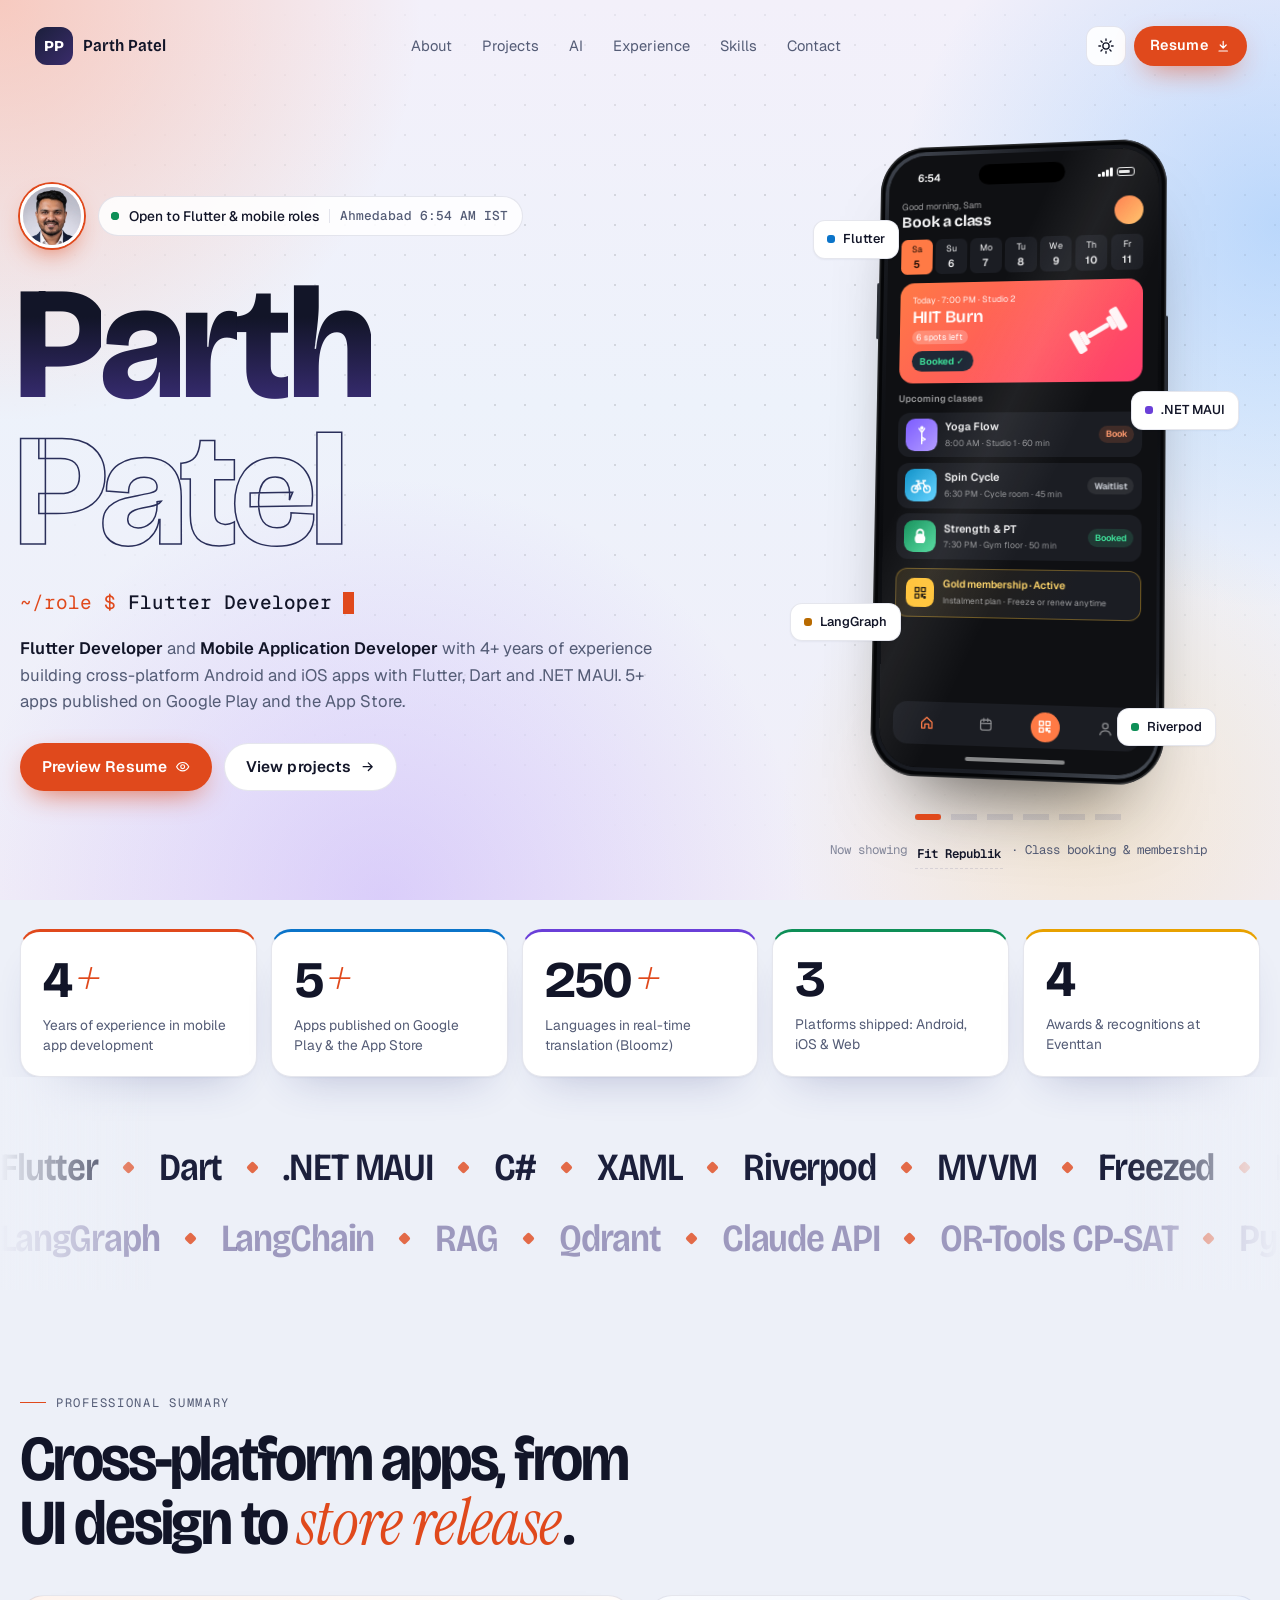
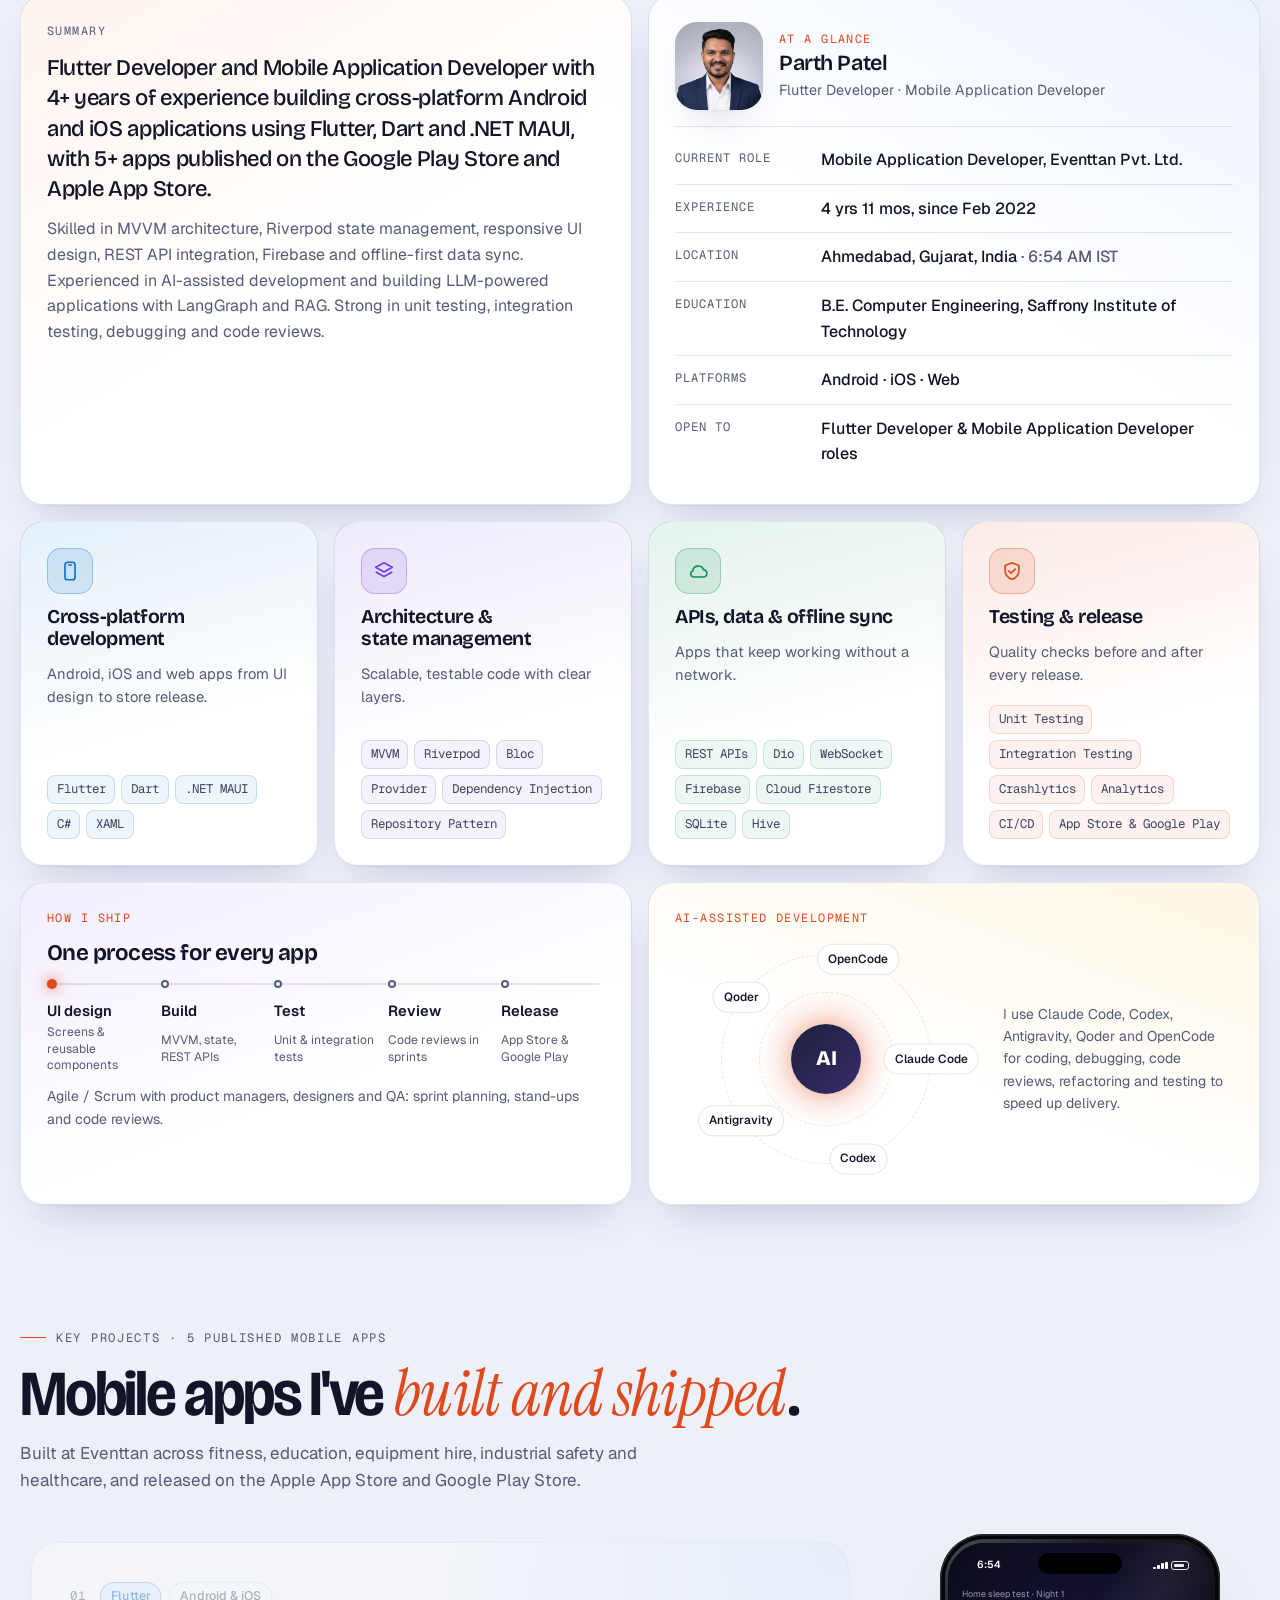
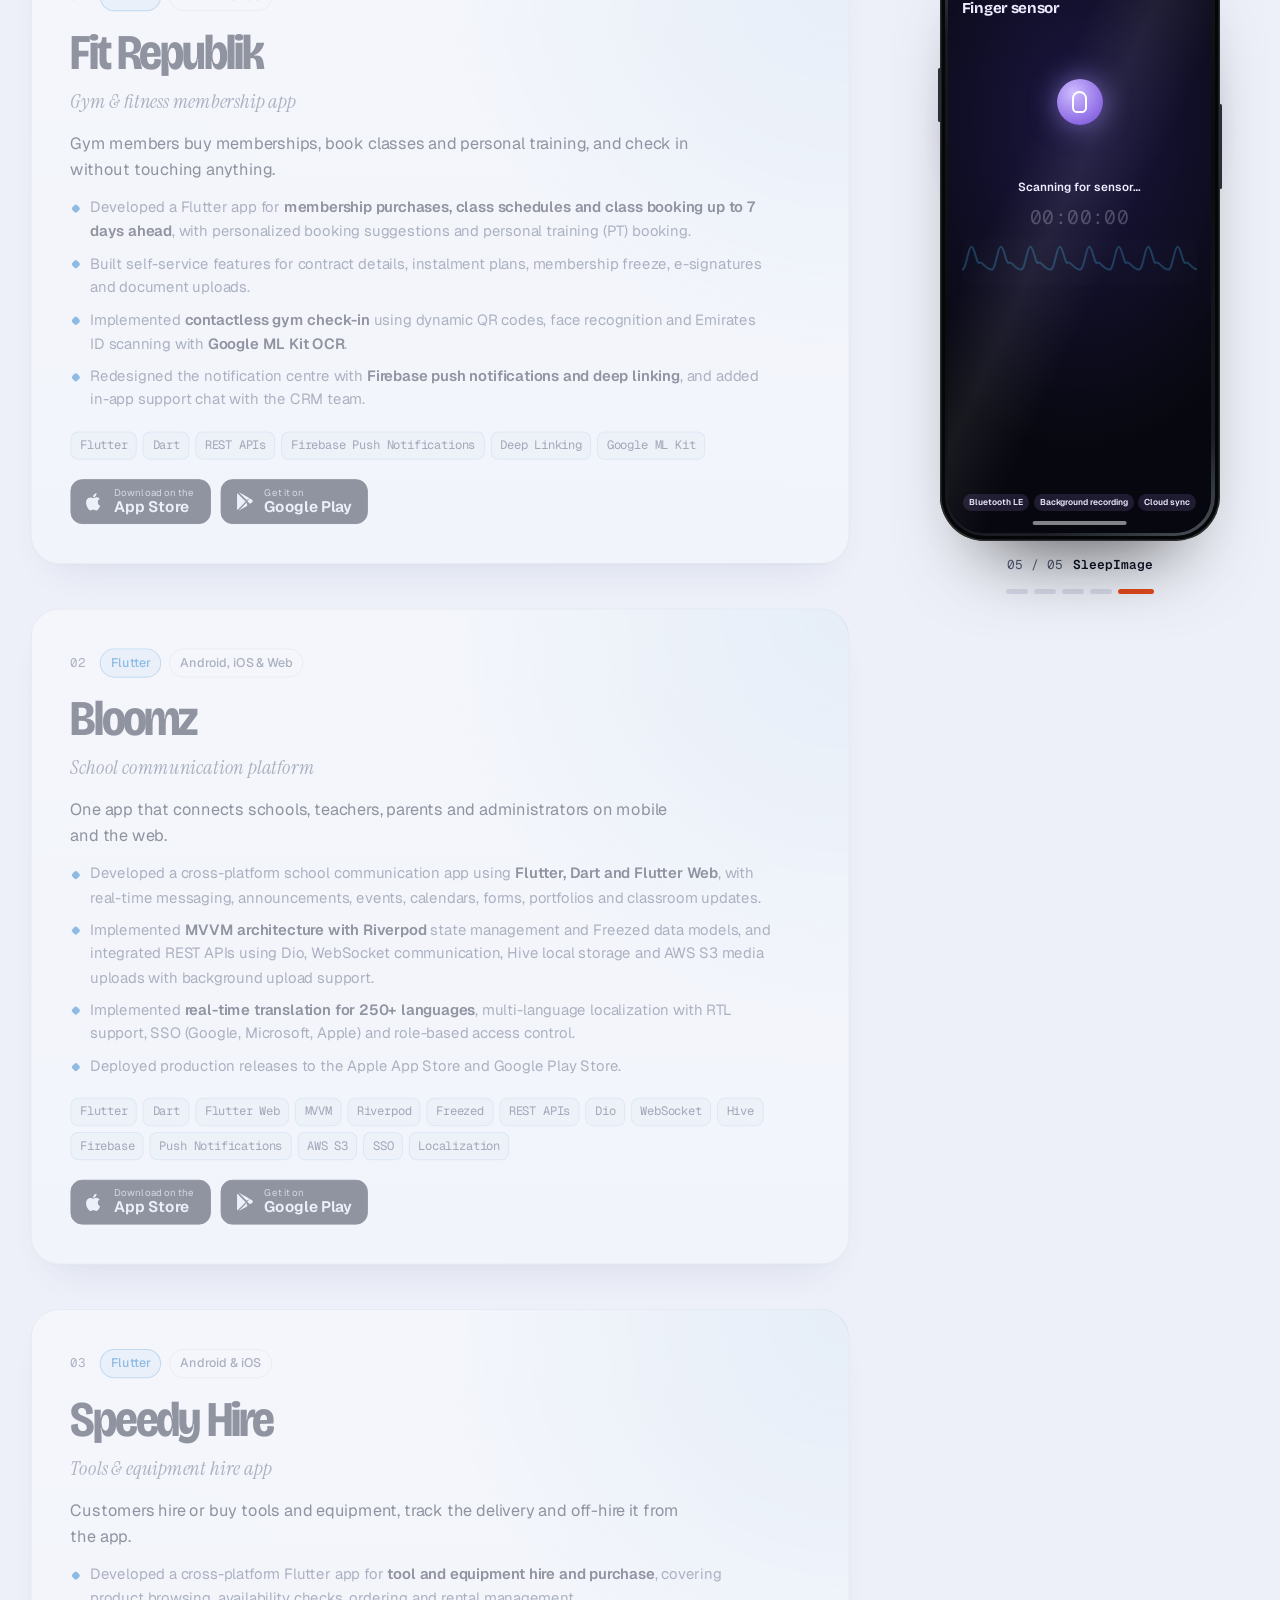
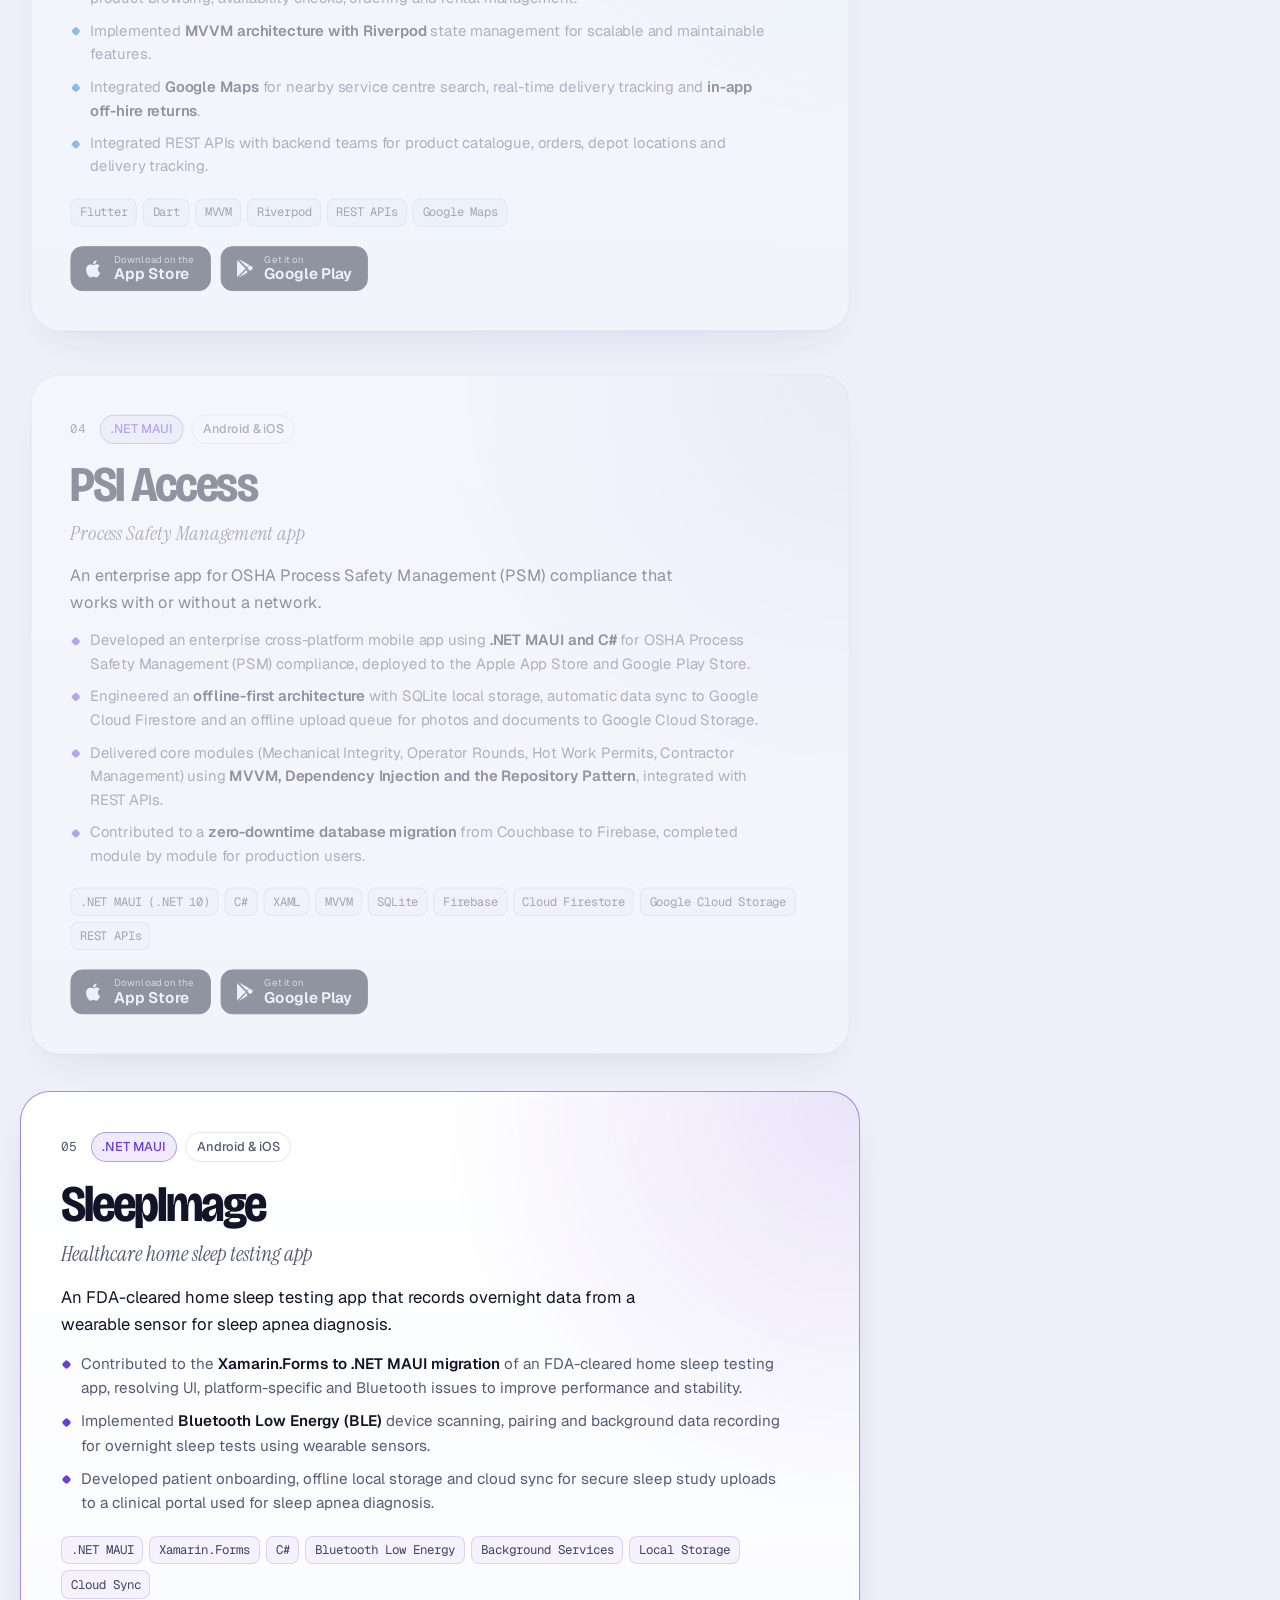
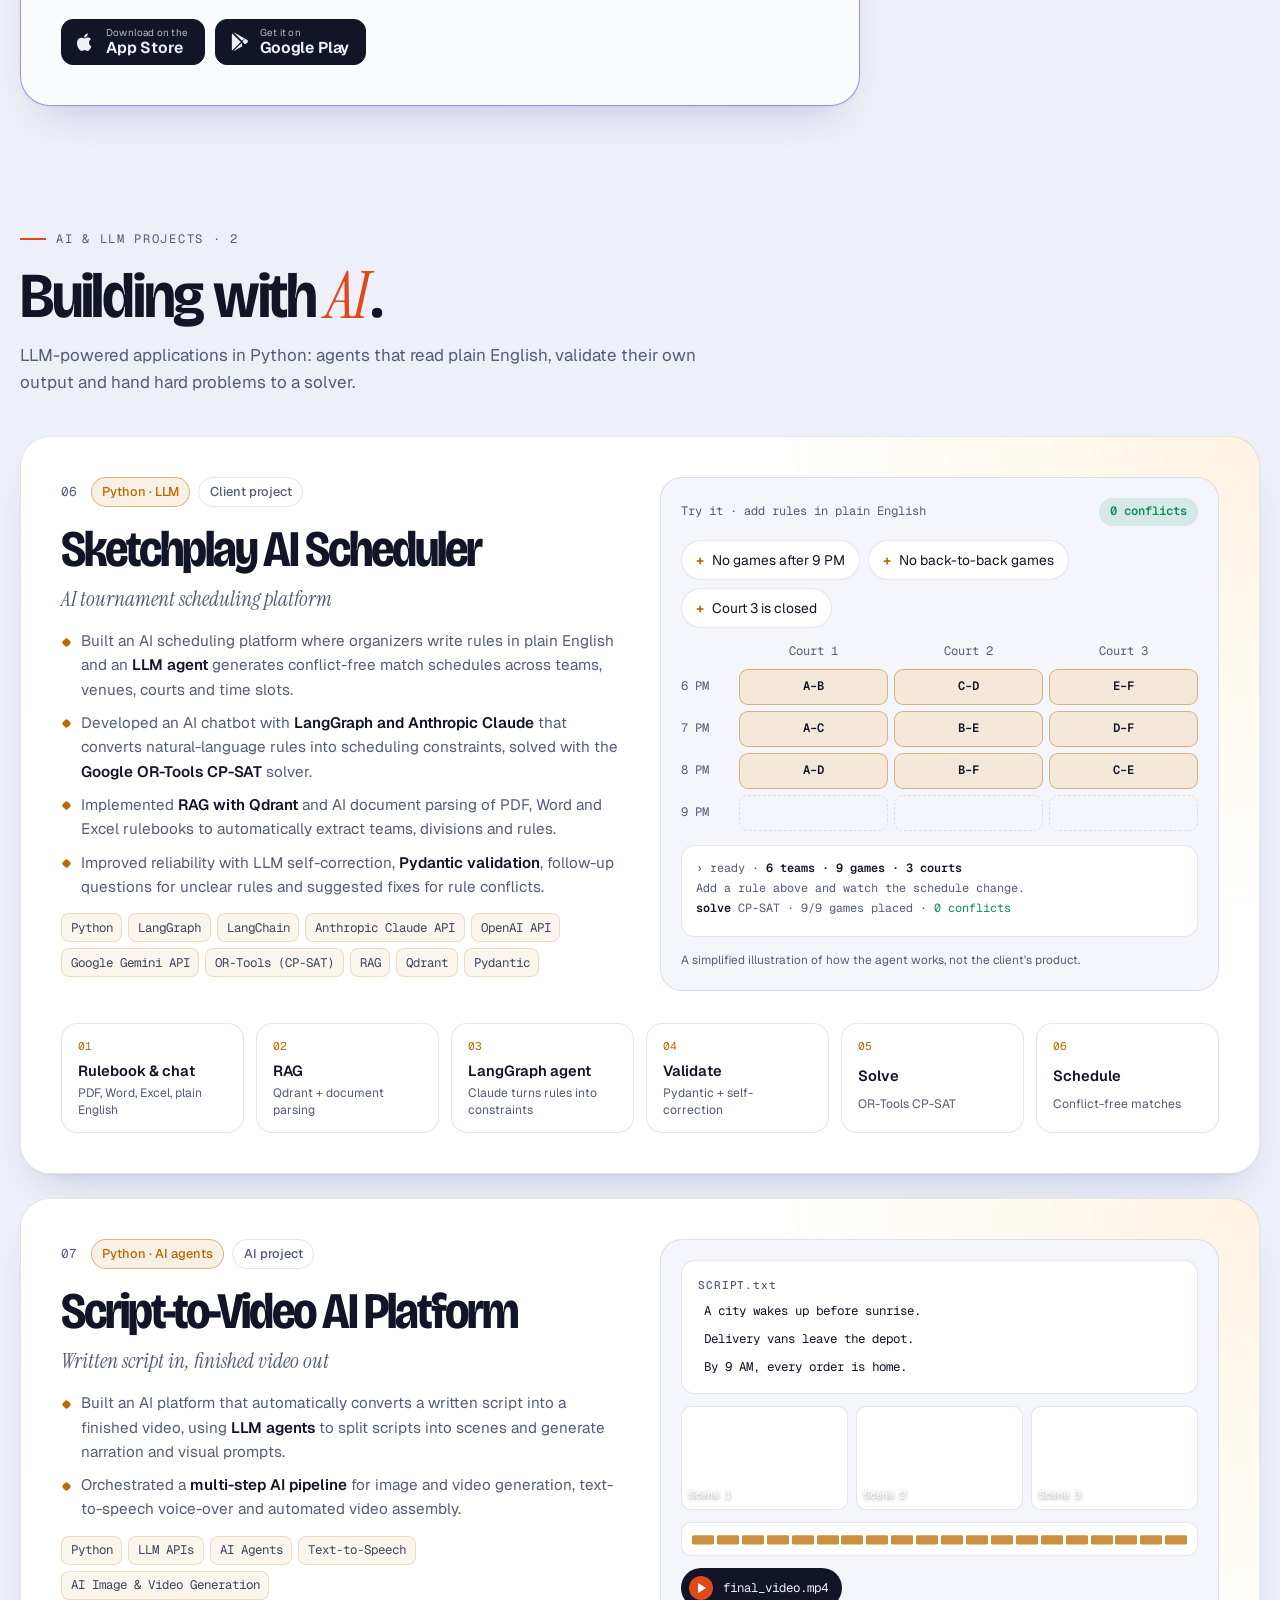
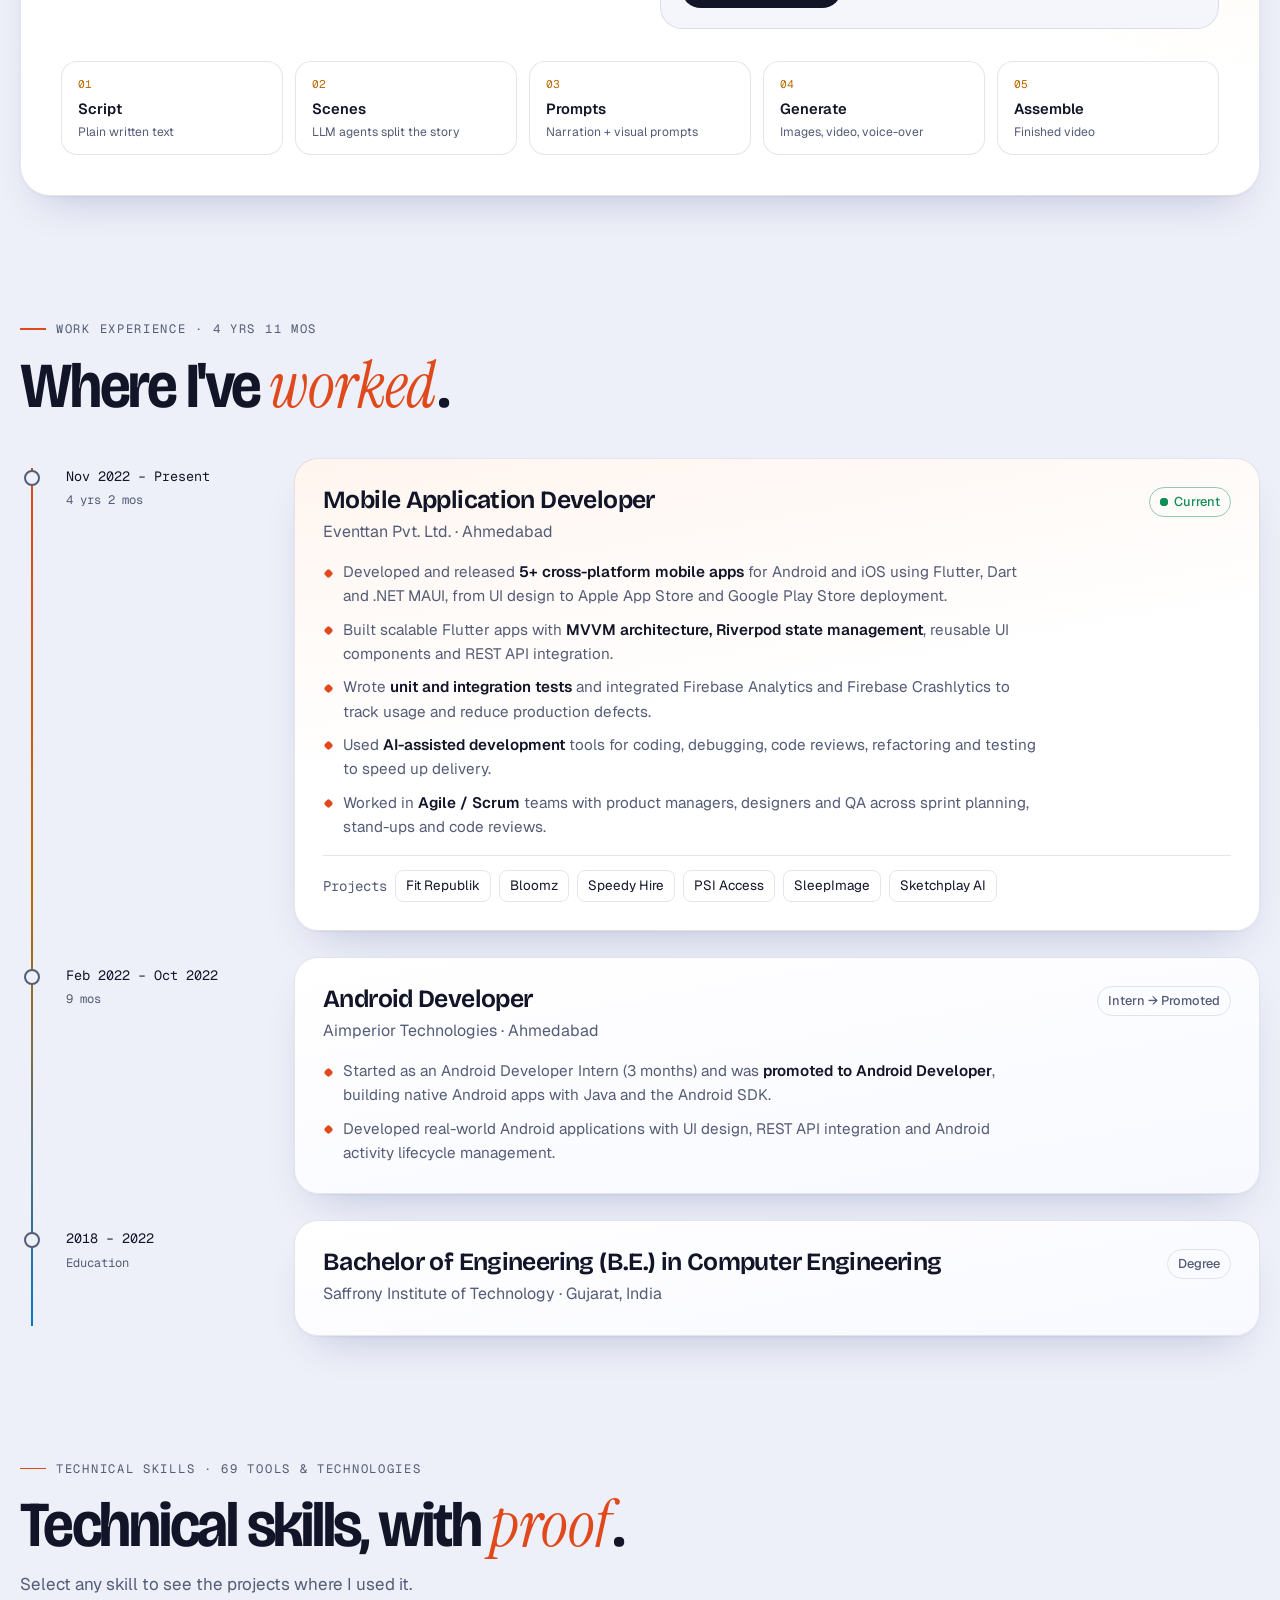
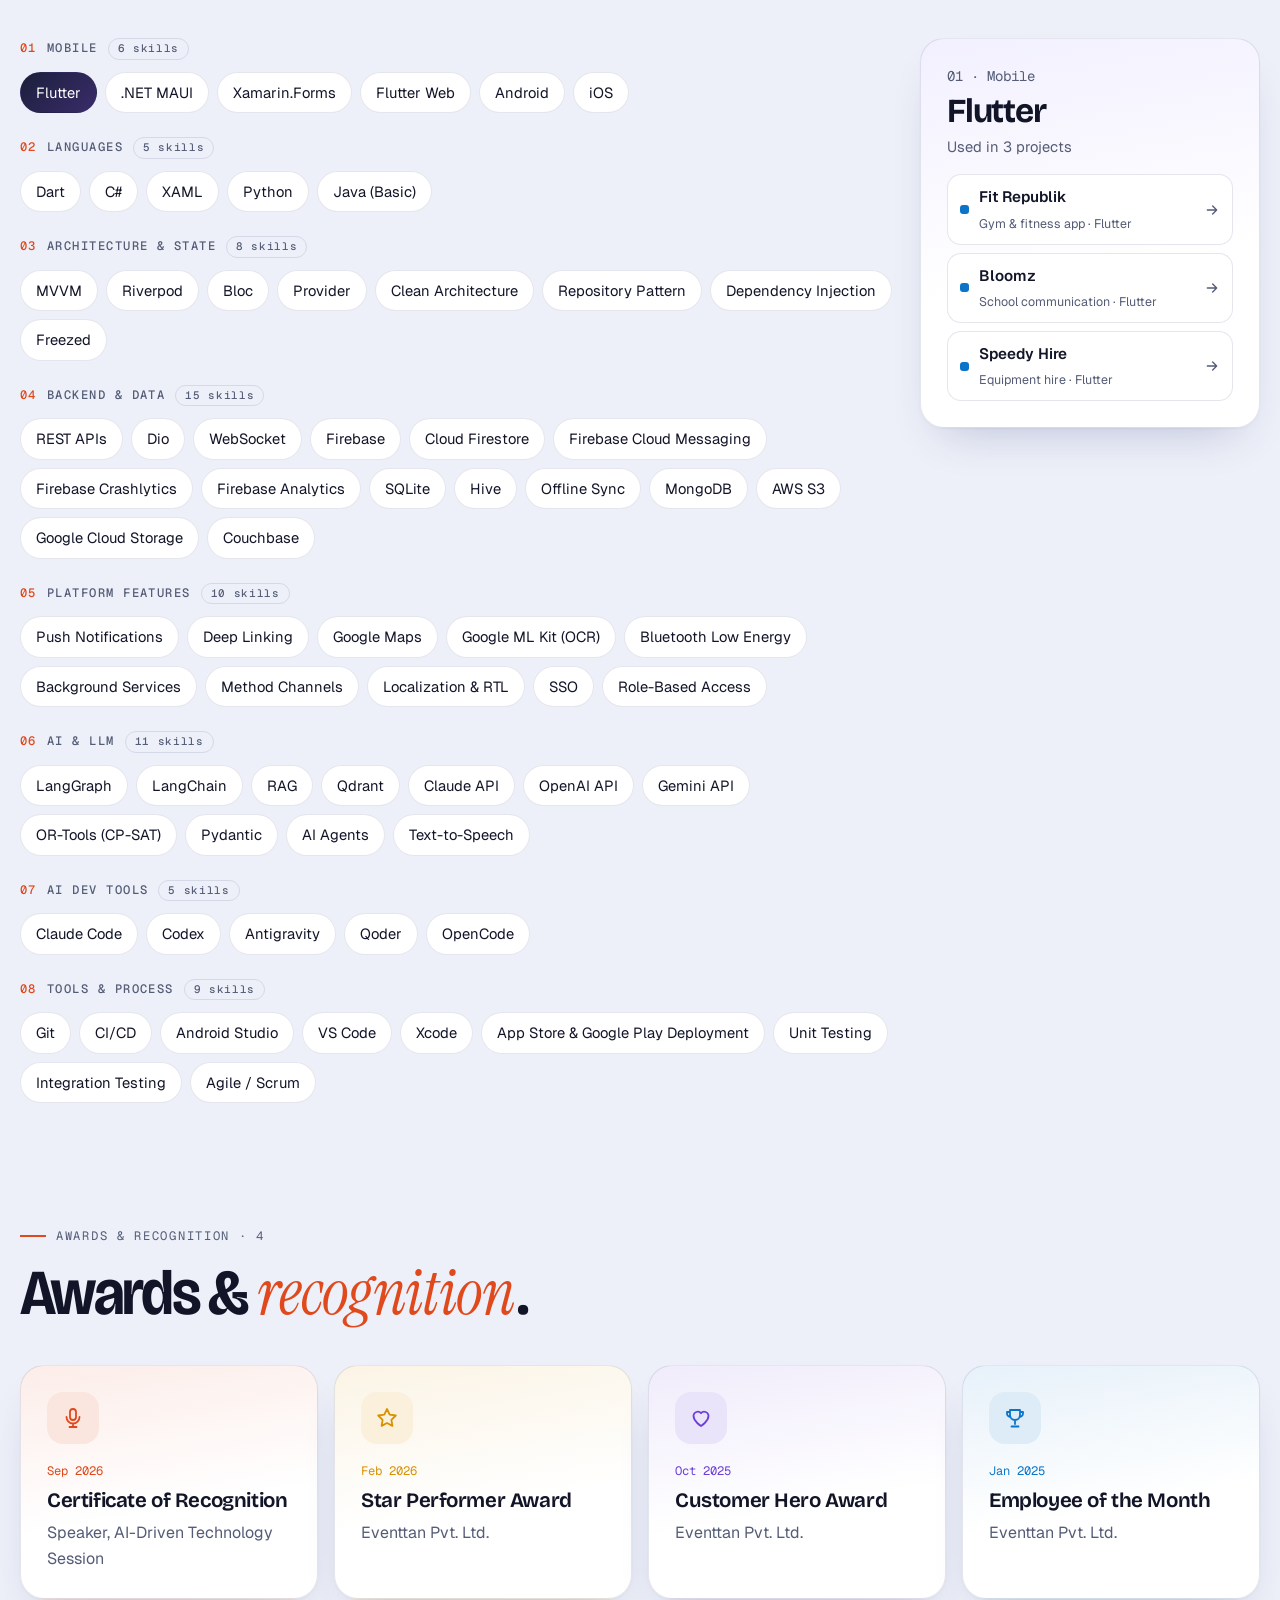
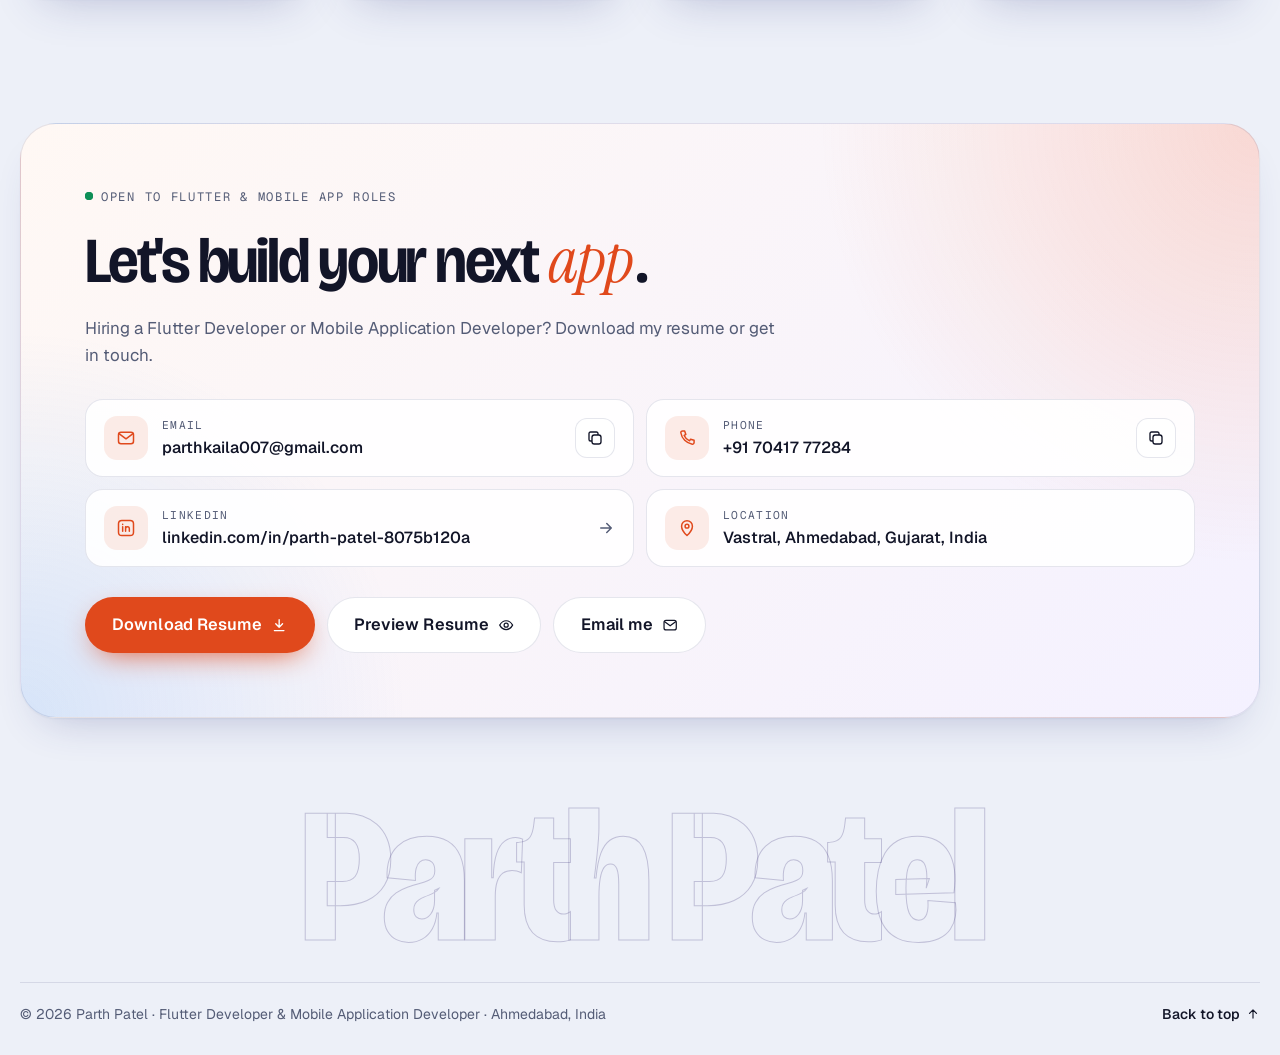
<file: index.html>
<!DOCTYPE html>
<html lang="en">
<head>
<meta charset="utf-8">
<meta name="viewport" content="width=device-width, initial-scale=1">
<title>Parth Patel Portfolio</title>
<meta name="description" content="Parth Patel – Flutter Developer and Mobile Application Developer in Ahmedabad, India. 4+ years building cross-platform Android, iOS and web apps with Flutter, Dart and .NET MAUI. 5+ apps published on Google Play and the App Store. MVVM, Riverpod, REST APIs, Firebase, offline-first sync, LangGraph and RAG.">
<meta name="keywords" content="Flutter Developer, Mobile Application Developer, Flutter, Dart, .NET MAUI, C#, Android, iOS, Cross-platform, MVVM, Riverpod, Bloc, REST API, Firebase, SQLite, Offline Sync, CI/CD, App Store, Google Play, LangGraph, RAG, Ahmedabad">
<meta name="author" content="Parth Patel">
<meta name="theme-color" content="#06080C">
<meta property="og:type" content="profile">
<meta property="og:title" content="Parth Patel · Flutter Developer &amp; Mobile Application Developer">
<meta property="og:description" content="4+ years building cross-platform Android and iOS apps with Flutter and .NET MAUI. 5+ apps live on Google Play and the App Store.">
<meta property="og:image" content="https://parthu11.github.io/assets/og-image.jpg">
<meta property="og:url" content="https://parthu11.github.io/">
<link rel="canonical" href="https://parthu11.github.io/">
<meta property="og:image:width" content="1200">
<meta property="og:image:height" content="630">
<meta name="twitter:card" content="summary_large_image">
<link rel="icon" href="data:image/svg+xml,%3Csvg xmlns='http://www.w3.org/2000/svg' viewBox='0 0 64 64'%3E%3Crect width='64' height='64' rx='18' fill='%2306080C'/%3E%3Ctext x='32' y='43' text-anchor='middle' font-family='Arial,Helvetica,sans-serif' font-weight='800' font-size='28' fill='%23FF6B3D'%3EPP%3C/text%3E%3C/svg%3E">
<link rel="preconnect" href="https://fonts.googleapis.com">
<link rel="preconnect" href="https://fonts.gstatic.com" crossorigin>
<link rel="stylesheet" href="https://fonts.googleapis.com/css2?family=Bricolage+Grotesque:opsz,wdth,wght@12..96,75..100,200..800&amp;family=Geist:wght@300..700&amp;family=Geist+Mono:wght@400..600&amp;family=Instrument+Serif:ital@0;1&amp;display=swap">
<link rel="stylesheet" href="assets/style.css">
<script type="application/ld+json">
{
  "@context": "https://schema.org",
  "@type": "Person",
  "name": "Parth Patel",
  "image": "https://parthu11.github.io/assets/photo/parth.jpg",
  "url": "https://parthu11.github.io/",
  "jobTitle": "Mobile Application Developer",
  "description": "Flutter Developer and Mobile Application Developer with 4+ years of experience building cross-platform Android and iOS applications.",
  "worksFor": { "@type": "Organization", "name": "Eventtan Pvt. Ltd." },
  "alumniOf": { "@type": "CollegeOrUniversity", "name": "Saffrony Institute of Technology" },
  "address": { "@type": "PostalAddress", "addressLocality": "Ahmedabad", "addressRegion": "Gujarat", "addressCountry": "IN" },
  "email": "mailto:parthkaila007@gmail.com",
  "telephone": "+917041777284",
  "sameAs": ["https://www.linkedin.com/in/parth-patel-8075b120a/"],
  "knowsAbout": ["Flutter", "Dart", ".NET MAUI", "C#", "XAML", "Android", "iOS", "MVVM", "Riverpod", "Bloc", "Provider", "Dependency Injection", "REST APIs", "Dio", "WebSocket", "Firebase", "Cloud Firestore", "SQLite", "Hive", "Offline Sync", "Unit Testing", "Integration Testing", "CI/CD", "LangGraph", "LangChain", "RAG", "Python"]
}
</script>
<script>(function(){try{var t=localStorage.getItem("pp-theme");if(t==="dark"||t==="light")document.documentElement.setAttribute("data-theme",t);}catch(e){}})();</script>
</head>
<body>
<svg width="0" height="0" style="position:absolute" aria-hidden="true">
  <symbol id="i-arrow" viewBox="0 0 24 24"><path d="M5 12h14M13 6l6 6-6 6" fill="none" stroke="currentColor" stroke-width="2" stroke-linecap="round" stroke-linejoin="round"/></symbol>
  <symbol id="i-arrow-up" viewBox="0 0 24 24"><path d="M12 19V5M6 11l6-6 6 6" fill="none" stroke="currentColor" stroke-width="2" stroke-linecap="round" stroke-linejoin="round"/></symbol>
  <symbol id="i-download" viewBox="0 0 24 24"><path d="M12 4v11M7 10l5 5 5-5M5 20h14" fill="none" stroke="currentColor" stroke-width="2" stroke-linecap="round" stroke-linejoin="round"/></symbol>
  <symbol id="i-eye" viewBox="0 0 24 24"><path d="M2.5 12S6 5.5 12 5.5 21.5 12 21.5 12 18 18.5 12 18.5 2.5 12 2.5 12Z" fill="none" stroke="currentColor" stroke-width="1.8" stroke-linejoin="round"/><circle cx="12" cy="12" r="3" fill="none" stroke="currentColor" stroke-width="1.8"/></symbol>
  <symbol id="i-doc" viewBox="0 0 24 24"><path d="M6 3h8l4 4v14H6z" fill="none" stroke="currentColor" stroke-width="1.8" stroke-linejoin="round"/><path d="M14 3v4h4M9 12h6M9 16h6" fill="none" stroke="currentColor" stroke-width="1.8" stroke-linecap="round"/></symbol>
  <symbol id="i-mail" viewBox="0 0 24 24"><rect x="3" y="5" width="18" height="14" rx="3" fill="none" stroke="currentColor" stroke-width="1.8"/><path d="m4 7 8 6 8-6" fill="none" stroke="currentColor" stroke-width="1.8" stroke-linecap="round" stroke-linejoin="round"/></symbol>
  <symbol id="i-phone" viewBox="0 0 24 24"><path d="M6.6 3.5h2.6l1.4 4.2-2 1.3a12 12 0 0 0 6.4 6.4l1.3-2 4.2 1.4v2.6a2 2 0 0 1-2.2 2A16.6 16.6 0 0 1 4.6 5.7a2 2 0 0 1 2-2.2Z" fill="none" stroke="currentColor" stroke-width="1.8" stroke-linejoin="round"/></symbol>
  <symbol id="i-linkedin" viewBox="0 0 24 24"><rect x="3" y="3" width="18" height="18" rx="4" fill="none" stroke="currentColor" stroke-width="1.8"/><path d="M8 10.5V16M8 7.6v.1M11.5 16v-5.5M11.5 13c0-1.6 1-2.6 2.4-2.6s2.1.9 2.1 2.6V16" fill="none" stroke="currentColor" stroke-width="1.8" stroke-linecap="round"/></symbol>
  <symbol id="i-pin" viewBox="0 0 24 24"><path d="M12 21s-6.5-6-6.5-11.2a6.5 6.5 0 0 1 13 0C18.5 15 12 21 12 21Z" fill="none" stroke="currentColor" stroke-width="1.8" stroke-linejoin="round"/><circle cx="12" cy="9.8" r="2.3" fill="none" stroke="currentColor" stroke-width="1.8"/></symbol>
  <symbol id="i-copy" viewBox="0 0 24 24"><rect x="8" y="8" width="12" height="12" rx="3" fill="none" stroke="currentColor" stroke-width="1.8"/><path d="M16 8V6a2 2 0 0 0-2-2H6a2 2 0 0 0-2 2v8a2 2 0 0 0 2 2h2" fill="none" stroke="currentColor" stroke-width="1.8"/></symbol>
  <symbol id="i-check" viewBox="0 0 24 24"><path d="m5 12.5 4.2 4.2L19 7" fill="none" stroke="currentColor" stroke-width="2.2" stroke-linecap="round" stroke-linejoin="round"/></symbol>
  <symbol id="i-sun" viewBox="0 0 24 24"><circle cx="12" cy="12" r="4.2" fill="none" stroke="currentColor" stroke-width="1.8"/><path d="M12 2.5v2.2M12 19.3v2.2M2.5 12h2.2M19.3 12h2.2M5.3 5.3l1.6 1.6M17.1 17.1l1.6 1.6M5.3 18.7l1.6-1.6M17.1 6.9l1.6-1.6" stroke="currentColor" stroke-width="1.8" stroke-linecap="round"/></symbol>
  <symbol id="i-moon" viewBox="0 0 24 24"><path d="M20 14.5A8.5 8.5 0 0 1 9.5 4a8.5 8.5 0 1 0 10.5 10.5Z" fill="none" stroke="currentColor" stroke-width="1.8" stroke-linejoin="round"/></symbol>
  <symbol id="i-menu" viewBox="0 0 24 24"><path d="M4 8h16M4 16h16" stroke="currentColor" stroke-width="2" stroke-linecap="round"/></symbol>
  <symbol id="i-close" viewBox="0 0 24 24"><path d="M6 6l12 12M18 6 6 18" stroke="currentColor" stroke-width="2" stroke-linecap="round"/></symbol>
  <symbol id="i-search" viewBox="0 0 24 24"><circle cx="11" cy="11" r="6.5" fill="none" stroke="currentColor" stroke-width="1.8"/><path d="m16 16 4.5 4.5" stroke="currentColor" stroke-width="1.8" stroke-linecap="round"/></symbol>
  <symbol id="i-mic" viewBox="0 0 24 24"><rect x="9" y="3" width="6" height="11" rx="3" fill="none" stroke="currentColor" stroke-width="1.8"/><path d="M5.5 11a6.5 6.5 0 0 0 13 0M12 17.5V21M8.5 21h7" fill="none" stroke="currentColor" stroke-width="1.8" stroke-linecap="round"/></symbol>
  <symbol id="i-star" viewBox="0 0 24 24"><path d="m12 3 2.7 5.6 6.1.9-4.4 4.3 1 6.1L12 17l-5.4 2.9 1-6.1-4.4-4.3 6.1-.9Z" fill="none" stroke="currentColor" stroke-width="1.8" stroke-linejoin="round"/></symbol>
  <symbol id="i-heart" viewBox="0 0 24 24"><path d="M12 20s-7.5-4.6-7.5-10.2A4.3 4.3 0 0 1 12 7.2a4.3 4.3 0 0 1 7.5 2.6C19.5 15.4 12 20 12 20Z" fill="none" stroke="currentColor" stroke-width="1.8" stroke-linejoin="round"/></symbol>
  <symbol id="i-trophy" viewBox="0 0 24 24"><path d="M7 4h10v5a5 5 0 0 1-10 0V4ZM7 6H4v1.5A3.5 3.5 0 0 0 7.5 11M17 6h3v1.5a3.5 3.5 0 0 1-3.5 3.5M12 14v4M8.5 20.5h7" fill="none" stroke="currentColor" stroke-width="1.8" stroke-linecap="round" stroke-linejoin="round"/></symbol>
  <symbol id="i-cloud" viewBox="0 0 24 24"><path d="M7 18.5h10.5a4 4 0 0 0 .4-8 6 6 0 0 0-11.6 1.6A3.3 3.3 0 0 0 7 18.5Z" fill="none" stroke="currentColor" stroke-width="1.8" stroke-linejoin="round"/></symbol>
  <symbol id="i-device" viewBox="0 0 24 24"><rect x="6.5" y="2.5" width="11" height="19" rx="2.8" fill="none" stroke="currentColor" stroke-width="1.8"/><path d="M10.5 5.5h3" stroke="currentColor" stroke-width="1.8" stroke-linecap="round"/></symbol>
  <symbol id="i-layers" viewBox="0 0 24 24"><path d="m12 3 9 5-9 5-9-5 9-5Z" fill="none" stroke="currentColor" stroke-width="1.8" stroke-linejoin="round"/><path d="m3 13 9 5 9-5" fill="none" stroke="currentColor" stroke-width="1.8" stroke-linejoin="round"/></symbol>
  <symbol id="i-shield" viewBox="0 0 24 24"><path d="M12 3 4.5 6v5.5c0 4.6 3.2 8.2 7.5 9.5 4.3-1.3 7.5-4.9 7.5-9.5V6L12 3Z" fill="none" stroke="currentColor" stroke-width="1.8" stroke-linejoin="round"/><path d="m8.5 12 2.4 2.4L15.5 10" fill="none" stroke="currentColor" stroke-width="1.8" stroke-linecap="round" stroke-linejoin="round"/></symbol>
  <symbol id="i-apple" viewBox="0 0 24 24"><path fill="currentColor" d="M16.4 12.7c0-2.4 2-3.5 2.1-3.6-1.1-1.7-2.9-1.9-3.5-1.9-1.5-.2-2.9.9-3.7.9-.8 0-1.9-.9-3.2-.8-1.6 0-3.1 1-4 2.4-1.7 3-.4 7.3 1.2 9.7.8 1.2 1.8 2.5 3 2.4 1.2 0 1.7-.8 3.2-.8s1.9.8 3.2.8c1.3 0 2.2-1.2 3-2.4.9-1.4 1.3-2.7 1.3-2.8-.1 0-2.6-1-2.6-3.9ZM14 5.6c.7-.8 1.1-1.9 1-3-1 0-2.1.7-2.8 1.5-.6.7-1.2 1.8-1 2.9 1.1.1 2.1-.6 2.8-1.4Z"/></symbol>
  <symbol id="i-play" viewBox="0 0 24 24"><path fill="currentColor" d="M4.6 2.6c-.3.3-.4.7-.4 1.2v16.4c0 .5.1.9.4 1.2l9.3-9.4-9.3-9.4Zm10.3 10.4-2.4 2.4-6.7 6.8 9.9-5.7-.8-3.5Zm3.6-4.6L15.4 6.6 5.8 1.1l6.7 6.8 2.4 2.4 3.6-1.9Zm2.6 1.5-2.6-1.5-3 3 3 3 2.6-1.5c.8-.5.8-2.5 0-3Z"/></symbol>
</svg>

<a class="skip" href="#main">Skip to content</a>
<div class="progress" aria-hidden="true"><span id="progressBar"></span></div>
<div class="backdrop" aria-hidden="true"></div>
<div class="cursor" id="cursor" aria-hidden="true"></div>
<div class="toast" id="toast" role="status" aria-live="polite"></div>

<header class="nav-wrap" id="navWrap">
  <nav class="nav" aria-label="Main">
    <a class="brand" href="#top" title="Back to top">
      <span class="brand-mark" aria-hidden="true">PP</span>
      <span class="brand-name">Parth Patel</span>
    </a>
    <ul class="nav-links" id="navLinks">
      <li><a href="#about">About</a></li>
      <li><a href="#work">Projects</a></li>
      <li><a href="#ai">AI</a></li>
      <li><a href="#experience">Experience</a></li>
      <li><a href="#skills">Skills</a></li>
      <li><a href="#contact">Contact</a></li>
      <li class="nav-pill" aria-hidden="true"></li>
    </ul>
    <div class="nav-actions">
      <button class="icon-btn" id="themeToggle" type="button" aria-label="Switch colour theme">
        <svg class="i-sun"><use href="#i-sun"/></svg><svg class="i-moon"><use href="#i-moon"/></svg>
      </button>
      <a class="btn btn-accent btn-sm resume-dl" href="Parth_Patel_Mobile_Application_Developer.pdf" download>Resume <svg><use href="#i-download"/></svg></a>
      <button class="icon-btn menu-btn" id="menuOpen" type="button" aria-expanded="false" aria-controls="mobileMenu" aria-label="Open menu"><svg><use href="#i-menu"/></svg></button>
    </div>
  </nav>
</header>

<div class="mobile-menu" id="mobileMenu" hidden>
  <button class="icon-btn menu-close" id="menuClose" type="button" aria-label="Close menu"><svg><use href="#i-close"/></svg></button>
  <ul>
    <li style="--i:0"><a href="#about">About</a></li>
    <li style="--i:1"><a href="#work">Projects</a></li>
    <li style="--i:2"><a href="#ai">AI projects</a></li>
    <li style="--i:3"><a href="#experience">Experience</a></li>
    <li style="--i:4"><a href="#skills">Skills</a></li>
    <li style="--i:5"><a href="#awards">Awards</a></li>
    <li style="--i:6"><a href="#contact">Contact</a></li>
  </ul>
  <div class="mobile-menu-foot">
    <button class="btn btn-ghost" type="button" data-resume-preview>Preview Resume <svg><use href="#i-eye"/></svg></button>
    <p class="mono">parthkaila007@gmail.com</p>
  </div>
</div>

<main id="main">

<!-- HERO -->
<section class="hero" id="top">
  <canvas class="field" id="field" aria-hidden="true"></canvas>
  <div class="container hero-grid">
    <div class="hero-copy">
      <div class="hero-id hero-in" style="--d:0">
      <img class="avatar" src="assets/photo/parth-square.jpg" alt="Parth Patel" width="64" height="64" decoding="async">
      <p class="status-chip glass">
        <span class="pulse" aria-hidden="true"></span>
        <span>Open to Flutter &amp; mobile roles</span>
        <span class="chip-sep" aria-hidden="true"></span>
        <span class="mono" id="heroClock">Ahmedabad, IST</span>
      </p>
      </div>
      <h1 class="name" aria-label="Parth Patel">
        <span class="name-line" aria-hidden="true"><span class="ch" style="--i:0">P</span><span class="ch" style="--i:1">a</span><span class="ch" style="--i:2">r</span><span class="ch" style="--i:3">t</span><span class="ch" style="--i:4">h</span></span>
        <span class="name-line" aria-hidden="true"><span class="ch" style="--i:5">P</span><span class="ch" style="--i:6">a</span><span class="ch" style="--i:7">t</span><span class="ch" style="--i:8">e</span><span class="ch" style="--i:9">l</span></span>
      </h1>
      <p class="role mono hero-in" style="--d:4"><span class="role-prompt" aria-hidden="true">~/role $</span> <span id="roleText">Flutter Developer</span><span class="caret" aria-hidden="true"></span></p>
      <p class="lede hero-in" style="--d:5"><strong>Flutter Developer</strong> and <strong>Mobile Application Developer</strong> with <span data-years-text>4+</span> years of experience building cross-platform Android and iOS apps with Flutter, Dart and .NET MAUI. 5+ apps published on Google Play and the App Store.</p>
      <div class="hero-ctas hero-in" style="--d:6">
        <button class="btn btn-accent magnetic" type="button" data-resume-preview>Preview Resume <svg><use href="#i-eye"/></svg></button>
        <a class="btn btn-ghost magnetic" href="#work">View projects <svg><use href="#i-arrow"/></svg></a>
      </div>
    </div>

    <div class="hero-device hero-in" style="--d:3">
      <div class="device-stage" id="heroStage">
        <div class="phone" id="heroPhone" data-screens="fit bloomz speedy psi sleep sketch" style="--pw:clamp(232px, 23vw, 300px)"></div>
        <span class="float-chip glass fc-1"><i style="background:var(--flutter)"></i>Flutter</span>
        <span class="float-chip glass fc-2"><i style="background:var(--maui)"></i>.NET MAUI</span>
        <span class="float-chip glass fc-3"><i style="background:var(--ai)"></i>LangGraph</span>
        <span class="float-chip glass fc-4"><i style="background:var(--ok)"></i>Riverpod</span>
      </div>
      <div class="device-caption">
        <div class="screen-dots" id="screenDots" role="group" aria-label="Choose an app screen"></div>
        <p class="mono"><span class="cap-label">Now showing</span> <a id="screenProject" href="#p-fit">Fit Republik</a> <span class="cap-feature" id="screenFeature">Class booking &amp; membership</span></p>
      </div>
    </div>
  </div>
</section>

<!-- STATS -->
<section class="container stats" aria-label="Quick facts">
  <div class="stat spot" data-reveal>
    <p class="stat-num"><span data-count data-years>4</span><em>+</em></p>
    <p class="stat-label">Years of experience in mobile app development</p>
  </div>
  <div class="stat spot" data-reveal>
    <p class="stat-num"><span data-count>5</span><em>+</em></p>
    <p class="stat-label">Apps published on Google Play &amp; the App Store</p>
  </div>
  <div class="stat spot" data-reveal>
    <p class="stat-num"><span data-count>250</span><em>+</em></p>
    <p class="stat-label">Languages in real-time translation (Bloomz)</p>
  </div>
  <div class="stat spot" data-reveal>
    <p class="stat-num"><span data-count>3</span></p>
    <p class="stat-label">Platforms shipped: Android, iOS &amp; Web</p>
  </div>
  <div class="stat spot" data-reveal>
    <p class="stat-num"><span data-count>4</span></p>
    <p class="stat-label">Awards &amp; recognitions at Eventtan</p>
  </div>
</section>

<!-- MARQUEE -->
<section class="marquees" aria-label="Technologies I use">
  <div class="marquee"><div class="marquee-track">
    <span>Flutter</span><span>Dart</span><span>.NET MAUI</span><span>C#</span><span>XAML</span><span>Riverpod</span><span>MVVM</span><span>Freezed</span><span>Dio</span><span>WebSocket</span><span>Firebase</span><span>Cloud Firestore</span><span>SQLite</span><span>Hive</span><span>Google ML Kit</span><span>Google Maps</span><span>Bluetooth LE</span>
  </div></div>
  <div class="marquee reverse"><div class="marquee-track">
    <span>LangGraph</span><span>LangChain</span><span>RAG</span><span>Qdrant</span><span>Claude API</span><span>OR-Tools CP-SAT</span><span>Pydantic</span><span>Python</span><span>Claude Code</span><span>Codex</span><span>Antigravity</span><span>Git</span><span>CI/CD</span><span>Xcode</span><span>Android Studio</span><span>Agile / Scrum</span>
  </div></div>
</section>

<!-- ABOUT -->
<section class="section container" id="about">
  <header class="section-head" data-reveal>
    <p class="eyebrow mono">Professional summary</p>
    <h2>Cross-platform apps, from UI design to <em>store release</em>.</h2>
  </header>

  <div class="bento">
    <article class="b-card b-summary spot" data-reveal>
      <p class="b-label mono">Summary</p>
      <p class="b-big">Flutter Developer and Mobile Application Developer with <span data-years-text>4+</span> years of experience building cross-platform Android and iOS applications using Flutter, Dart and .NET MAUI, with 5+ apps published on the Google Play Store and Apple App Store.</p>
      <p>Skilled in MVVM architecture, Riverpod state management, responsive UI design, REST API integration, Firebase and offline-first data sync. Experienced in AI-assisted development and building LLM-powered applications with LangGraph and RAG. Strong in unit testing, integration testing, debugging and code reviews.</p>
    </article>

    <article class="b-card b-facts spot" data-reveal>
      <div class="facts-head">
        <img src="assets/photo/parth.jpg" alt="Photo of Parth Patel" width="88" height="88" loading="lazy" decoding="async">
        <div><p class="b-label mono">At a glance</p><b>Parth Patel</b><span>Flutter Developer · Mobile Application Developer</span></div>
      </div>
      <dl class="facts">
        <div><dt>Current role</dt><dd>Mobile Application Developer, Eventtan Pvt. Ltd.</dd></div>
        <div><dt>Experience</dt><dd><span data-total-exp>4 yrs 10 mos</span>, since Feb 2022</dd></div>
        <div><dt>Location</dt><dd>Ahmedabad, Gujarat, India <span class="muted" id="factTime"></span></dd></div>
        <div><dt>Education</dt><dd>B.E. Computer Engineering, Saffrony Institute of Technology</dd></div>
        <div><dt>Platforms</dt><dd>Android · iOS · Web</dd></div>
        <div><dt>Open to</dt><dd>Flutter Developer &amp; Mobile Application Developer roles</dd></div>
      </dl>
    </article>

    <article class="b-card b-skill spot" style="--tone:var(--flutter)" data-reveal>
      <span class="b-ico"><svg><use href="#i-device"/></svg></span>
      <h3>Cross-platform development</h3>
      <p>Android, iOS and web apps from UI design to store release.</p>
      <ul class="chips"><li>Flutter</li><li>Dart</li><li>.NET MAUI</li><li>C#</li><li>XAML</li></ul>
    </article>
    <article class="b-card b-skill spot" style="--tone:var(--maui)" data-reveal>
      <span class="b-ico"><svg><use href="#i-layers"/></svg></span>
      <h3>Architecture &amp; state management</h3>
      <p>Scalable, testable code with clear layers.</p>
      <ul class="chips"><li>MVVM</li><li>Riverpod</li><li>Bloc</li><li>Provider</li><li>Dependency Injection</li><li>Repository Pattern</li></ul>
    </article>
    <article class="b-card b-skill spot" style="--tone:var(--ok)" data-reveal>
      <span class="b-ico"><svg><use href="#i-cloud"/></svg></span>
      <h3>APIs, data &amp; offline sync</h3>
      <p>Apps that keep working without a network.</p>
      <ul class="chips"><li>REST APIs</li><li>Dio</li><li>WebSocket</li><li>Firebase</li><li>Cloud Firestore</li><li>SQLite</li><li>Hive</li></ul>
    </article>
    <article class="b-card b-skill spot" style="--tone:var(--accent)" data-reveal>
      <span class="b-ico"><svg><use href="#i-shield"/></svg></span>
      <h3>Testing &amp; release</h3>
      <p>Quality checks before and after every release.</p>
      <ul class="chips"><li>Unit Testing</li><li>Integration Testing</li><li>Crashlytics</li><li>Analytics</li><li>CI/CD</li><li>App Store &amp; Google Play</li></ul>
    </article>

    <article class="b-card b-flow spot" data-reveal>
      <p class="b-label mono">How I ship</p>
      <h3>One process for every app</h3>
      <ol class="flow">
        <li><span class="flow-dot"></span><b>UI design</b><small>Screens &amp; reusable components</small></li>
        <li><span class="flow-dot"></span><b>Build</b><small>MVVM, state, REST APIs</small></li>
        <li><span class="flow-dot"></span><b>Test</b><small>Unit &amp; integration tests</small></li>
        <li><span class="flow-dot"></span><b>Review</b><small>Code reviews in sprints</small></li>
        <li><span class="flow-dot"></span><b>Release</b><small>App Store &amp; Google Play</small></li>
      </ol>
      <p class="muted small">Agile / Scrum with product managers, designers and QA: sprint planning, stand-ups and code reviews.</p>
    </article>

    <article class="b-card b-orbit spot" data-reveal>
      <p class="b-label mono">AI-assisted development</p>
      <div class="orbit" aria-hidden="true">
        <span class="orbit-core">AI</span>
        <span class="orbit-ring r1"></span><span class="orbit-ring r2"></span>
        <div class="orbit-spin">
          <span class="orbit-item" style="--a:0deg"><b>Claude Code</b></span>
          <span class="orbit-item" style="--a:72deg"><b>Codex</b></span>
          <span class="orbit-item" style="--a:144deg"><b>Antigravity</b></span>
          <span class="orbit-item" style="--a:216deg"><b>Qoder</b></span>
          <span class="orbit-item" style="--a:288deg"><b>OpenCode</b></span>
        </div>
      </div>
      <p class="small">I use Claude Code, Codex, Antigravity, Qoder and OpenCode for coding, debugging, code reviews, refactoring and testing to speed up delivery.</p>
    </article>
  </div>
</section>

<!-- PROJECTS -->
<section class="section container" id="work">
  <header class="section-head" data-reveal>
    <p class="eyebrow mono">Key projects · 5 published mobile apps</p>
    <h2>Mobile apps I've <em>built and shipped</em>.</h2>
    <p class="section-sub">Built at Eventtan across fitness, education, equipment hire, industrial safety and healthcare, and released on the Apple App Store and Google Play Store.</p>
  </header>

  <div class="work-grid">
  <div class="projects" id="projects">
    <article class="project" id="p-fit" style="--tone:var(--flutter)" data-reveal>
      <div class="project-inner spot">
        <div class="project-copy">
          <div class="project-top"><span class="project-idx mono">01</span><span class="tag tag-tone">Flutter</span><span class="tag">Android &amp; iOS</span></div>
          <h3>Fit Republik</h3>
          <p class="project-kind">Gym &amp; fitness membership app</p>
          <p class="project-lead">Gym members buy memberships, book classes and personal training, and check in without touching anything.</p>
          <ul class="points">
            <li>Developed a Flutter app for <b>membership purchases, class schedules and class booking up to 7 days ahead</b>, with personalized booking suggestions and personal training (PT) booking.</li>
            <li>Built self-service features for contract details, instalment plans, membership freeze, e-signatures and document uploads.</li>
            <li>Implemented <b>contactless gym check-in</b> using dynamic QR codes, face recognition and Emirates ID scanning with <b>Google ML Kit OCR</b>.</li>
            <li>Redesigned the notification centre with <b>Firebase push notifications and deep linking</b>, and added in-app support chat with the CRM team.</li>
          </ul>
          <ul class="chips" aria-label="Tech stack"><li>Flutter</li><li>Dart</li><li>REST APIs</li><li>Firebase Push Notifications</li><li>Deep Linking</li><li>Google ML Kit</li></ul>
          <div class="store-links" aria-label="Store links"><a class="store-btn" href="https://apps.apple.com/app/fit-studio-republik/id6470921251" target="_blank" rel="noopener"><svg><use href="#i-apple"/></svg><span><small>Download on the</small><b>App Store</b></span></a><a class="store-btn" href="https://play.google.com/store/apps/details?id=com.republik.customerapp" target="_blank" rel="noopener"><svg><use href="#i-play"/></svg><span><small>Get it on</small><b>Google Play</b></span></a></div>
        </div>
        <div class="project-visual"><div class="phone" data-screens="fit" style="--pw:250px"></div></div>
      </div>
    </article>

    <article class="project" id="p-bloomz" style="--tone:var(--flutter)" data-reveal>
      <div class="project-inner spot">
        <div class="project-copy">
          <div class="project-top"><span class="project-idx mono">02</span><span class="tag tag-tone">Flutter</span><span class="tag">Android, iOS &amp; Web</span></div>
          <h3>Bloomz</h3>
          <p class="project-kind">School communication platform</p>
          <p class="project-lead">One app that connects schools, teachers, parents and administrators on mobile and the web.</p>
          <ul class="points">
            <li>Developed a cross-platform school communication app using <b>Flutter, Dart and Flutter Web</b>, with real-time messaging, announcements, events, calendars, forms, portfolios and classroom updates.</li>
            <li>Implemented <b>MVVM architecture with Riverpod</b> state management and Freezed data models, and integrated REST APIs using Dio, WebSocket communication, Hive local storage and AWS S3 media uploads with background upload support.</li>
            <li>Implemented <b>real-time translation for 250+ languages</b>, multi-language localization with RTL support, SSO (Google, Microsoft, Apple) and role-based access control.</li>
            <li>Deployed production releases to the Apple App Store and Google Play Store.</li>
          </ul>
          <ul class="chips" aria-label="Tech stack"><li>Flutter</li><li>Dart</li><li>Flutter Web</li><li>MVVM</li><li>Riverpod</li><li>Freezed</li><li>REST APIs</li><li>Dio</li><li>WebSocket</li><li>Hive</li><li>Firebase</li><li>Push Notifications</li><li>AWS S3</li><li>SSO</li><li>Localization</li></ul>
          <div class="store-links" aria-label="Store links"><a class="store-btn" href="https://apps.apple.com/us/app/bloomz-for-teachers-schools/id690437499" target="_blank" rel="noopener"><svg><use href="#i-apple"/></svg><span><small>Download on the</small><b>App Store</b></span></a><a class="store-btn" href="https://play.google.com/store/apps/details?id=net.bloomz&amp;hl=en" target="_blank" rel="noopener"><svg><use href="#i-play"/></svg><span><small>Get it on</small><b>Google Play</b></span></a></div>
        </div>
        <div class="project-visual"><div class="phone" data-screens="bloomz" style="--pw:250px"></div></div>
      </div>
    </article>

    <article class="project" id="p-speedy" style="--tone:var(--flutter)" data-reveal>
      <div class="project-inner spot">
        <div class="project-copy">
          <div class="project-top"><span class="project-idx mono">03</span><span class="tag tag-tone">Flutter</span><span class="tag">Android &amp; iOS</span></div>
          <h3>Speedy Hire</h3>
          <p class="project-kind">Tools &amp; equipment hire app</p>
          <p class="project-lead">Customers hire or buy tools and equipment, track the delivery and off-hire it from the app.</p>
          <ul class="points">
            <li>Developed a cross-platform Flutter app for <b>tool and equipment hire and purchase</b>, covering product browsing, availability checks, ordering and rental management.</li>
            <li>Implemented <b>MVVM architecture with Riverpod</b> state management for scalable and maintainable features.</li>
            <li>Integrated <b>Google Maps</b> for nearby service centre search, real-time delivery tracking and <b>in-app off-hire returns</b>.</li>
            <li>Integrated REST APIs with backend teams for product catalogue, orders, depot locations and delivery tracking.</li>
          </ul>
          <ul class="chips" aria-label="Tech stack"><li>Flutter</li><li>Dart</li><li>MVVM</li><li>Riverpod</li><li>REST APIs</li><li>Google Maps</li></ul>
          <div class="store-links" aria-label="Store links"><a class="store-btn" href="https://apps.apple.com/gb/app/speedy-services/id485315852" target="_blank" rel="noopener"><svg><use href="#i-apple"/></svg><span><small>Download on the</small><b>App Store</b></span></a><a class="store-btn" href="https://play.google.com/store/apps/details?id=com.speedyservices.speedyapp&amp;hl=en_IN" target="_blank" rel="noopener"><svg><use href="#i-play"/></svg><span><small>Get it on</small><b>Google Play</b></span></a></div>
        </div>
        <div class="project-visual"><div class="phone" data-screens="speedy" style="--pw:250px"></div></div>
      </div>
    </article>

    <article class="project" id="p-psi" style="--tone:var(--maui)" data-reveal>
      <div class="project-inner spot">
        <div class="project-copy">
          <div class="project-top"><span class="project-idx mono">04</span><span class="tag tag-tone">.NET MAUI</span><span class="tag">Android &amp; iOS</span></div>
          <h3>PSI Access</h3>
          <p class="project-kind">Process Safety Management app</p>
          <p class="project-lead">An enterprise app for OSHA Process Safety Management (PSM) compliance that works with or without a network.</p>
          <ul class="points">
            <li>Developed an enterprise cross-platform mobile app using <b>.NET MAUI and C#</b> for OSHA Process Safety Management (PSM) compliance, deployed to the Apple App Store and Google Play Store.</li>
            <li>Engineered an <b>offline-first architecture</b> with SQLite local storage, automatic data sync to Google Cloud Firestore and an offline upload queue for photos and documents to Google Cloud Storage.</li>
            <li>Delivered core modules (Mechanical Integrity, Operator Rounds, Hot Work Permits, Contractor Management) using <b>MVVM, Dependency Injection and the Repository Pattern</b>, integrated with REST APIs.</li>
            <li>Contributed to a <b>zero-downtime database migration</b> from Couchbase to Firebase, completed module by module for production users.</li>
          </ul>
          <ul class="chips" aria-label="Tech stack"><li>.NET MAUI (.NET 10)</li><li>C#</li><li>XAML</li><li>MVVM</li><li>SQLite</li><li>Firebase</li><li>Cloud Firestore</li><li>Google Cloud Storage</li><li>REST APIs</li></ul>
          <div class="store-links" aria-label="Store links"><a class="store-btn" href="https://apps.apple.com/in/app/psi-access/id1460353930" target="_blank" rel="noopener"><svg><use href="#i-apple"/></svg><span><small>Download on the</small><b>App Store</b></span></a><a class="store-btn" href="https://play.google.com/store/apps/details?id=com.PSSS.PSIAccess&amp;hl=en_IN" target="_blank" rel="noopener"><svg><use href="#i-play"/></svg><span><small>Get it on</small><b>Google Play</b></span></a></div>
        </div>
        <div class="project-visual"><div class="phone" data-screens="psi" style="--pw:250px"></div></div>
      </div>
    </article>

    <article class="project" id="p-sleep" style="--tone:var(--maui)" data-reveal>
      <div class="project-inner spot">
        <div class="project-copy">
          <div class="project-top"><span class="project-idx mono">05</span><span class="tag tag-tone">.NET MAUI</span><span class="tag">Android &amp; iOS</span></div>
          <h3>SleepImage</h3>
          <p class="project-kind">Healthcare home sleep testing app</p>
          <p class="project-lead">An FDA-cleared home sleep testing app that records overnight data from a wearable sensor for sleep apnea diagnosis.</p>
          <ul class="points">
            <li>Contributed to the <b>Xamarin.Forms to .NET MAUI migration</b> of an FDA-cleared home sleep testing app, resolving UI, platform-specific and Bluetooth issues to improve performance and stability.</li>
            <li>Implemented <b>Bluetooth Low Energy (BLE)</b> device scanning, pairing and background data recording for overnight sleep tests using wearable sensors.</li>
            <li>Developed patient onboarding, offline local storage and cloud sync for secure sleep study uploads to a clinical portal used for sleep apnea diagnosis.</li>
          </ul>
          <ul class="chips" aria-label="Tech stack"><li>.NET MAUI</li><li>Xamarin.Forms</li><li>C#</li><li>Bluetooth Low Energy</li><li>Background Services</li><li>Local Storage</li><li>Cloud Sync</li></ul>
          <div class="store-links" aria-label="Store links"><a class="store-btn" href="https://apps.apple.com/us/app/sleepimage/id1504760736" target="_blank" rel="noopener"><svg><use href="#i-apple"/></svg><span><small>Download on the</small><b>App Store</b></span></a><a class="store-btn" href="https://play.google.com/store/apps/details?id=com.sleepimage.simobileapp&amp;hl=en_IN" target="_blank" rel="noopener"><svg><use href="#i-play"/></svg><span><small>Get it on</small><b>Google Play</b></span></a></div>
        </div>
        <div class="project-visual"><div class="phone" data-screens="sleep" style="--pw:250px"></div></div>
      </div>
    </article>
  </div>
  <aside class="work-device" id="workDevice" aria-hidden="true">
    <div class="phone" id="workPhone" data-screens="fit bloomz speedy psi sleep"></div>
    <p class="wd-cap mono"><span id="wdCount">01 / 05</span> <b id="wdName">Fit Republik</b></p>
    <div class="wd-dots" id="wdDots"></div>
  </aside>
  </div>
</section>

<!-- AI -->
<section class="section container" id="ai">
  <header class="section-head" data-reveal>
    <p class="eyebrow mono">AI &amp; LLM projects · 2</p>
    <h2>Building with <em>AI</em>.</h2>
    <p class="section-sub">LLM-powered applications in Python: agents that read plain English, validate their own output and hand hard problems to a solver.</p>
  </header>

  <article class="ai-card spot" id="p-sketch" data-reveal>
    <div class="ai-grid">
      <div class="ai-copy">
        <div class="project-top"><span class="project-idx mono">06</span><span class="tag tag-ai">Python · LLM</span><span class="tag">Client project</span></div>
        <h3>Sketchplay AI Scheduler</h3>
        <p class="project-kind">AI tournament scheduling platform</p>
        <ul class="points">
          <li>Built an AI scheduling platform where organizers write rules in plain English and an <b>LLM agent</b> generates conflict-free match schedules across teams, venues, courts and time slots.</li>
          <li>Developed an AI chatbot with <b>LangGraph and Anthropic Claude</b> that converts natural-language rules into scheduling constraints, solved with the <b>Google OR-Tools CP-SAT</b> solver.</li>
          <li>Implemented <b>RAG with Qdrant</b> and AI document parsing of PDF, Word and Excel rulebooks to automatically extract teams, divisions and rules.</li>
          <li>Improved reliability with LLM self-correction, <b>Pydantic validation</b>, follow-up questions for unclear rules and suggested fixes for rule conflicts.</li>
        </ul>
        <ul class="chips" aria-label="Tech stack"><li>Python</li><li>LangGraph</li><li>LangChain</li><li>Anthropic Claude API</li><li>OpenAI API</li><li>Google Gemini API</li><li>OR-Tools (CP-SAT)</li><li>RAG</li><li>Qdrant</li><li>Pydantic</li></ul>
      </div>

      <div class="sched" id="sched">
        <div class="sched-head">
          <p class="mono">Try it · add rules in plain English</p>
          <span class="sched-status ok" id="schedStatus">0 conflicts</span>
        </div>
        <div class="sched-rules" role="group" aria-label="Scheduling rules">
          <button class="rule" type="button" aria-pressed="false" data-rule="late">No games after 9 PM</button>
          <button class="rule" type="button" aria-pressed="false" data-rule="rest">No back-to-back games</button>
          <button class="rule" type="button" aria-pressed="false" data-rule="court">Court 3 is closed</button>
        </div>
        <div class="sched-grid" id="schedGrid" aria-label="Match schedule"></div>
        <div class="sched-log mono" id="schedLog" aria-live="polite"></div>
        <div class="sched-fix" id="schedFix" hidden>
          <p id="schedFixText"></p>
          <button class="btn btn-accent btn-sm" id="schedFixBtn" type="button">Apply fix</button>
        </div>
        <p class="sched-note muted small">A simplified illustration of how the agent works, not the client's product.</p>
      </div>
    </div>

    <ol class="pipeline" aria-label="How Sketchplay works">
      <li><b>Rulebook &amp; chat</b><small>PDF, Word, Excel, plain English</small></li>
      <li><b>RAG</b><small>Qdrant + document parsing</small></li>
      <li><b>LangGraph agent</b><small>Claude turns rules into constraints</small></li>
      <li><b>Validate</b><small>Pydantic + self-correction</small></li>
      <li><b>Solve</b><small>OR-Tools CP-SAT</small></li>
      <li><b>Schedule</b><small>Conflict-free matches</small></li>
    </ol>
  </article>

  <article class="ai-card spot" id="p-s2v" data-reveal>
    <div class="ai-grid">
      <div class="ai-copy">
        <div class="project-top"><span class="project-idx mono">07</span><span class="tag tag-ai">Python · AI agents</span><span class="tag">AI project</span></div>
        <h3>Script-to-Video AI Platform</h3>
        <p class="project-kind">Written script in, finished video out</p>
        <ul class="points">
          <li>Built an AI platform that automatically converts a written script into a finished video, using <b>LLM agents</b> to split scripts into scenes and generate narration and visual prompts.</li>
          <li>Orchestrated a <b>multi-step AI pipeline</b> for image and video generation, text-to-speech voice-over and automated video assembly.</li>
        </ul>
        <ul class="chips" aria-label="Tech stack"><li>Python</li><li>LLM APIs</li><li>AI Agents</li><li>Text-to-Speech</li><li>AI Image &amp; Video Generation</li></ul>
      </div>
      <div class="reel" aria-hidden="true">
        <div class="reel-script mono">
          <p><b>SCRIPT.txt</b></p>
          <p class="reel-line l1">A city wakes up before sunrise.</p>
          <p class="reel-line l2">Delivery vans leave the depot.</p>
          <p class="reel-line l3">By 9 AM, every order is home.</p>
        </div>
        <div class="reel-strip">
          <div class="frame f1"><span>Scene 1</span></div>
          <div class="frame f2"><span>Scene 2</span></div>
          <div class="frame f3"><span>Scene 3</span></div>
        </div>
        <div class="reel-audio"><i></i><i></i><i></i><i></i><i></i><i></i><i></i><i></i><i></i><i></i><i></i><i></i><i></i><i></i><i></i><i></i><i></i><i></i><i></i><i></i></div>
        <div class="reel-out mono"><span class="play"></span>final_video.mp4</div>
      </div>
    </div>
    <ol class="pipeline" aria-label="How Script-to-Video works">
      <li><b>Script</b><small>Plain written text</small></li>
      <li><b>Scenes</b><small>LLM agents split the story</small></li>
      <li><b>Prompts</b><small>Narration + visual prompts</small></li>
      <li><b>Generate</b><small>Images, video, voice-over</small></li>
      <li><b>Assemble</b><small>Finished video</small></li>
    </ol>
  </article>
</section>

<!-- EXPERIENCE -->
<section class="section container" id="experience">
  <header class="section-head" data-reveal>
    <p class="eyebrow mono">Work experience · <span data-total-exp>4 yrs 10 mos</span></p>
    <h2>Where I've <em>worked</em>.</h2>
  </header>

  <div class="timeline" id="timeline">
    <div class="tl-line" aria-hidden="true"><span class="tl-fill"></span></div>

    <article class="tl-item" data-reveal>
      <span class="tl-dot" aria-hidden="true"></span>
      <div class="tl-when mono"><span>Nov 2022 – Present</span><span class="tl-dur" data-from="2022-11">4 yrs</span></div>
      <div class="tl-card spot">
        <div class="tl-head">
          <div>
            <h3>Mobile Application Developer</h3>
            <p class="tl-org">Eventtan Pvt. Ltd. · Ahmedabad</p>
          </div>
          <span class="tag tag-live"><span class="pulse"></span>Current</span>
        </div>
        <ul class="points">
          <li>Developed and released <b>5+ cross-platform mobile apps</b> for Android and iOS using Flutter, Dart and .NET MAUI, from UI design to Apple App Store and Google Play Store deployment.</li>
          <li>Built scalable Flutter apps with <b>MVVM architecture, Riverpod state management</b>, reusable UI components and REST API integration.</li>
          <li>Wrote <b>unit and integration tests</b> and integrated Firebase Analytics and Firebase Crashlytics to track usage and reduce production defects.</li>
          <li>Used <b>AI-assisted development</b> tools for coding, debugging, code reviews, refactoring and testing to speed up delivery.</li>
          <li>Worked in <b>Agile / Scrum</b> teams with product managers, designers and QA across sprint planning, stand-ups and code reviews.</li>
        </ul>
        <div class="tl-projects">
          <span class="mono muted small">Projects</span>
          <a href="#p-fit">Fit Republik</a><a href="#p-bloomz">Bloomz</a><a href="#p-speedy">Speedy Hire</a><a href="#p-psi">PSI Access</a><a href="#p-sleep">SleepImage</a><a href="#p-sketch">Sketchplay AI</a>
        </div>
      </div>
    </article>

    <article class="tl-item" data-reveal>
      <span class="tl-dot" aria-hidden="true"></span>
      <div class="tl-when mono"><span>Feb 2022 – Oct 2022</span><span class="tl-dur" data-from="2022-02" data-to="2022-10">9 mos</span></div>
      <div class="tl-card spot">
        <div class="tl-head">
          <div>
            <h3>Android Developer</h3>
            <p class="tl-org">Aimperior Technologies · Ahmedabad</p>
          </div>
          <span class="tag">Intern → Promoted</span>
        </div>
        <ul class="points">
          <li>Started as an Android Developer Intern (3 months) and was <b>promoted to Android Developer</b>, building native Android apps with Java and the Android SDK.</li>
          <li>Developed real-world Android applications with UI design, REST API integration and Android activity lifecycle management.</li>
        </ul>
      </div>
    </article>

    <article class="tl-item" data-reveal>
      <span class="tl-dot" aria-hidden="true"></span>
      <div class="tl-when mono"><span>2018 – 2022</span><span class="tl-dur">Education</span></div>
      <div class="tl-card spot">
        <div class="tl-head">
          <div>
            <h3>Bachelor of Engineering (B.E.) in Computer Engineering</h3>
            <p class="tl-org">Saffrony Institute of Technology · Gujarat, India</p>
          </div>
          <span class="tag">Degree</span>
        </div>
      </div>
    </article>
  </div>
</section>

<!-- SKILLS -->
<section class="section container" id="skills">
  <header class="section-head" data-reveal>
    <p class="eyebrow mono">Technical skills · <span id="skillCount">69</span> tools &amp; technologies</p>
    <h2>Technical skills, with <em>proof</em>.</h2>
    <p class="section-sub">Select any skill to see the projects where I used it.</p>
  </header>
  <div class="skills">
    <div class="skill-groups" id="skillGroups"></div>
    <aside class="skill-panel" id="skillPanel" aria-live="polite">
      <p class="mono muted small" id="spGroup">Mobile</p>
      <p class="sp-name" id="spName">Flutter</p>
      <p class="sp-sub" id="spSub">Used in 3 projects</p>
      <ul class="sp-list" id="spList"></ul>
    </aside>
  </div>
</section>

<!-- AWARDS -->
<section class="section container" id="awards">
  <header class="section-head" data-reveal>
    <p class="eyebrow mono">Awards &amp; recognition · 4</p>
    <h2>Awards &amp; <em>recognition</em>.</h2>
  </header>
  <div class="awards">
    <article class="award spot" data-reveal>
      <span class="award-ico"><svg><use href="#i-mic"/></svg></span>
      <p class="award-date mono">Sep 2026</p>
      <h3>Certificate of Recognition</h3>
      <p class="muted">Speaker, AI-Driven Technology Session</p>
    </article>
    <article class="award spot" data-reveal>
      <span class="award-ico"><svg><use href="#i-star"/></svg></span>
      <p class="award-date mono">Feb 2026</p>
      <h3>Star Performer Award</h3>
      <p class="muted">Eventtan Pvt. Ltd.</p>
    </article>
    <article class="award spot" data-reveal>
      <span class="award-ico"><svg><use href="#i-heart"/></svg></span>
      <p class="award-date mono">Oct 2025</p>
      <h3>Customer Hero Award</h3>
      <p class="muted">Eventtan Pvt. Ltd.</p>
    </article>
    <article class="award spot" data-reveal>
      <span class="award-ico"><svg><use href="#i-trophy"/></svg></span>
      <p class="award-date mono">Jan 2025</p>
      <h3>Employee of the Month</h3>
      <p class="muted">Eventtan Pvt. Ltd.</p>
    </article>
  </div>
</section>

<!-- CONTACT -->
<section class="section container contact" id="contact">
  <div class="contact-card" data-reveal>
    <p class="eyebrow mono"><span class="pulse"></span>Open to Flutter &amp; mobile app roles</p>
    <h2 class="contact-title">Let's build your next <em>app</em>.</h2>
    <p class="section-sub">Hiring a Flutter Developer or Mobile Application Developer? Download my resume or get in touch.</p>
    <div class="contact-grid">
      <div class="c-item">
        <span class="c-ico"><svg><use href="#i-mail"/></svg></span>
        <div><p class="c-label mono">Email</p><a class="c-value" href="mailto:parthkaila007@gmail.com">parthkaila007@gmail.com</a></div>
        <button class="icon-btn copy-btn" type="button" data-copy="parthkaila007@gmail.com" aria-label="Copy email address"><svg><use href="#i-copy"/></svg></button>
      </div>
      <div class="c-item">
        <span class="c-ico"><svg><use href="#i-phone"/></svg></span>
        <div><p class="c-label mono">Phone</p><a class="c-value" href="tel:+917041777284">+91 70417 77284</a></div>
        <button class="icon-btn copy-btn" type="button" data-copy="+91 70417 77284" aria-label="Copy phone number"><svg><use href="#i-copy"/></svg></button>
      </div>
      <a class="c-item c-link" href="https://www.linkedin.com/in/parth-patel-8075b120a/" target="_blank" rel="noopener">
        <span class="c-ico"><svg><use href="#i-linkedin"/></svg></span>
        <div><p class="c-label mono">LinkedIn</p><span class="c-value">linkedin.com/in/parth-patel-8075b120a</span></div>
        <svg class="c-go"><use href="#i-arrow"/></svg>
      </a>
      <div class="c-item">
        <span class="c-ico"><svg><use href="#i-pin"/></svg></span>
        <div><p class="c-label mono">Location</p><span class="c-value">Vastral, Ahmedabad, Gujarat, India</span></div>
      </div>
    </div>
    <div class="contact-ctas">
      <a class="btn btn-accent btn-lg magnetic resume-dl" href="Parth_Patel_Mobile_Application_Developer.pdf" download>Download Resume <svg><use href="#i-download"/></svg></a>
      <button class="btn btn-ghost btn-lg magnetic" type="button" data-resume-preview>Preview Resume <svg><use href="#i-eye"/></svg></button>
      <a class="btn btn-ghost btn-lg magnetic" href="mailto:parthkaila007@gmail.com">Email me <svg><use href="#i-mail"/></svg></a>
    </div>
  </div>
</section>

</main>

<footer class="footer container">
  <p class="footer-big" aria-hidden="true">Parth Patel</p>
  <div class="footer-row">
    <p class="muted small">© <span id="year">2026</span> Parth Patel · Flutter Developer &amp; Mobile Application Developer · Ahmedabad, India</p>
    <a class="small to-top" href="#top">Back to top <svg><use href="#i-arrow-up"/></svg></a>
  </div>
</footer>

<!-- RÉSUMÉ PREVIEW -->
<div class="rv" id="resumeView" hidden>
  <div class="rv-backdrop" data-rv-close></div>
  <div class="rv-panel" role="dialog" aria-modal="true" aria-labelledby="rvTitle">
    <div class="rv-bar">
      <p id="rvTitle"><svg><use href="#i-doc"/></svg><b>Parth Patel · Resume</b><span class="muted small">2 pages</span></p>
      <div class="rv-actions">
        <a class="btn btn-accent btn-sm resume-dl" href="Parth_Patel_Mobile_Application_Developer.pdf" download>Download Resume <svg><use href="#i-download"/></svg></a>
        <button class="icon-btn" type="button" id="rvClose" aria-label="Close resume preview"><svg><use href="#i-close"/></svg></button>
      </div>
    </div>
    <div class="rv-body" tabindex="0">
      <img src="assets/resume/page-1.jpg" alt="Resume of Parth Patel, page 1 of 2" width="1190" height="1684" loading="lazy" decoding="async">
      <img src="assets/resume/page-2.jpg" alt="Resume of Parth Patel, page 2 of 2" width="1190" height="1684" loading="lazy" decoding="async">
    </div>
  </div>
</div>

<div class="cmdk" id="cmdk" hidden>
  <div class="cmdk-backdrop" data-close></div>
  <div class="cmdk-panel" role="dialog" aria-modal="true" aria-label="Quick menu">
    <div class="cmdk-search">
      <svg><use href="#i-search"/></svg>
      <input id="cmdkInput" type="text" placeholder="Search sections, projects or actions" autocomplete="off" spellcheck="false" aria-controls="cmdkList" aria-label="Search">
      <kbd>Esc</kbd>
    </div>
    <ul class="cmdk-list" id="cmdkList" role="listbox" aria-label="Results"></ul>
    <div class="cmdk-foot mono"><span>↑ ↓ move</span><span>Enter open</span><span>Esc close</span></div>
  </div>
</div>

<script src="assets/app.js"></script>
</body>
</html>
</file>
<file: assets/style.css>
/* Layout idea: a mobile developer's device lab. One live phone tells the story in the hero;
   every section after it is quiet ink and solid cards, with framework-coloured tags (Flutter, .NET MAUI, AI).
   Performance rule: nothing large animates or blurs while the page scrolls. */
:root {
  --bg: #EDF0F8;
  --bg-2: #E2E7F3;
  --surface: rgba(255, 255, 255, .9);
  --surface-solid: #FFFFFF;
  --text: #121528;
  --muted: #545C76;
  --line: rgba(40, 52, 110, .12);
  --accent: #E0491C;
  --accent-soft: rgba(224, 73, 28, .10);
  --on-accent: #FFFFFF;
  --flutter: #0B74C9;
  --maui: #6A3FD8;
  --ai: #B86A00;
  --ok: #0E8F57;
  --glow-a: rgba(255, 122, 69, .32);
  --glow-b: rgba(64, 156, 255, .30);
  --glow-c: rgba(152, 112, 255, .26);
  --shadow: 0 1px 2px rgba(25, 35, 80, .05), 0 22px 44px -24px rgba(45, 55, 130, .30);
  --field: 13, 16, 21;

  --font-display: "Bricolage Grotesque", "Arial Narrow", system-ui, sans-serif;
  --font-body: "Geist", ui-sans-serif, system-ui, -apple-system, "Segoe UI", Roboto, sans-serif;
  --font-mono: "Geist Mono", ui-monospace, "SF Mono", Menlo, Consolas, monospace;
  --font-serif: "Instrument Serif", Georgia, "Times New Roman", serif;

  --radius: 24px;
  --nav-h: 64px;
  --ease: cubic-bezier(.2, .75, .1, 1);
  --step--1: .875rem;
  --step-0: 1rem;
  --step-2: 1.4rem;
  --step-3: clamp(2.3rem, 5vw, 4.3rem);
  color-scheme: light;
}

@media (prefers-color-scheme: dark) {
  :root:not([data-theme="light"]) {
    --bg: #06080C;
    --bg-2: #0C1017;
    --surface: rgba(17, 21, 29, .88);
    --surface-solid: #10141B;
    --text: #EEF0F4;
    --muted: #8D95A5;
    --line: rgba(255, 255, 255, .09);
    --accent: #FF6B3D;
    --accent-soft: rgba(255, 107, 61, .14);
    --on-accent: #160803;
    --flutter: #4CC8FF;
    --maui: #AE92FF;
    --ai: #FFB648;
    --ok: #3DDC97;
    --glow-a: rgba(255, 107, 61, .17);
    --glow-b: rgba(76, 200, 255, .11);
    --glow-c: rgba(174, 146, 255, .10);
    --shadow: 0 1px 0 rgba(255, 255, 255, .05) inset, 0 30px 60px -32px rgba(0, 0, 0, .75);
    --field: 238, 240, 244;
    color-scheme: dark;
  }
}

:root[data-theme="dark"] {
  --bg: #06080C;
  --bg-2: #0C1017;
  --surface: rgba(17, 21, 29, .88);
  --surface-solid: #10141B;
  --text: #EEF0F4;
  --muted: #8D95A5;
  --line: rgba(255, 255, 255, .09);
  --accent: #FF6B3D;
  --accent-soft: rgba(255, 107, 61, .14);
  --on-accent: #160803;
  --flutter: #4CC8FF;
  --maui: #AE92FF;
  --ai: #FFB648;
  --ok: #3DDC97;
  --glow-a: rgba(255, 107, 61, .17);
  --glow-b: rgba(76, 200, 255, .11);
  --glow-c: rgba(174, 146, 255, .10);
  --shadow: 0 1px 0 rgba(255, 255, 255, .05) inset, 0 30px 60px -32px rgba(0, 0, 0, .75);
  --field: 238, 240, 244;
  color-scheme: dark;
}

/* ---------- Base ---------- */
*, *::before, *::after { box-sizing: border-box; }
html { scroll-behavior: smooth; scroll-padding-top: calc(var(--nav-h) + 24px); -webkit-text-size-adjust: 100%; }
body {
  margin: 0;
  background: var(--bg);
  color: var(--text);
  font-family: var(--font-body);
  font-size: var(--step-0);
  line-height: 1.6;
  overflow-x: clip;
  -webkit-font-smoothing: antialiased;
}
[hidden] { display: none !important; }
.sr-only { position: absolute; width: 1px; height: 1px; padding: 0; margin: -1px; overflow: hidden; clip: rect(0 0 0 0); white-space: nowrap; border: 0; }
img, svg { max-width: 100%; }
svg { width: 1em; height: 1em; flex: none; }
a { color: inherit; text-decoration: none; }
button { font: inherit; color: inherit; cursor: pointer; background: none; border: 0; padding: 0; }
p, h1, h2, h3, ul, ol, dl, dd { margin: 0; }
ul, ol { padding: 0; list-style: none; }
h1, h2, h3 { text-wrap: balance; }
strong, b { font-weight: 600; }
::selection { background: var(--accent); color: var(--on-accent); }
:focus-visible { outline: 2px solid var(--accent); outline-offset: 3px; border-radius: 8px; }
kbd { font-family: var(--font-mono); font-size: .78em; padding: .15em .5em; border: 1px solid var(--line); border-bottom-width: 2px; border-radius: 6px; background: var(--surface); }

.container { width: min(1240px, 100% - 40px); margin-inline: auto; }
.mono { font-family: var(--font-mono); }
.muted { color: var(--muted); }
.small { font-size: var(--step--1); }
.skip { position: fixed; left: 16px; top: -60px; z-index: 100; background: var(--accent); color: var(--on-accent); padding: 10px 16px; border-radius: 10px; }
.skip:focus { top: 16px; }

/* ---------- Ambient backdrop: painted once, never animated ---------- */
.backdrop {
  position: fixed; inset: 0; z-index: -1; pointer-events: none;
  background:
    url("data:image/svg+xml,%3Csvg xmlns='http://www.w3.org/2000/svg' width='160' height='160'%3E%3Cfilter id='n'%3E%3CfeTurbulence type='fractalNoise' baseFrequency='.85' numOctaves='3' stitchTiles='stitch'/%3E%3C/filter%3E%3Crect width='100%25' height='100%25' filter='url(%23n)' opacity='.05'/%3E%3C/svg%3E"),
    radial-gradient(60vmax 60vmax at 0% 0%, var(--glow-a), transparent 60%),
    radial-gradient(55vmax 55vmax at 100% 35%, var(--glow-b), transparent 60%),
    radial-gradient(60vmax 60vmax at 40% 110%, var(--glow-c), transparent 60%);
}

/* ---------- Utility chrome ---------- */
.progress { position: fixed; top: 0; left: 0; right: 0; height: 2px; z-index: 60; pointer-events: none; }
.progress span { display: block; height: 100%; transform-origin: left; transform: scaleX(var(--p, 0)); background: linear-gradient(90deg, var(--accent), var(--ai), var(--flutter)); }

.cursor {
  position: fixed; left: 0; top: 0; z-index: 90; width: 34px; height: 34px; margin: -17px 0 0 -17px;
  border: 1.5px solid var(--accent); border-radius: 50%; pointer-events: none; opacity: 0; will-change: transform;
  transition: width .3s var(--ease), height .3s var(--ease), margin .3s var(--ease), background-color .3s, opacity .3s;
}
.cursor.on { opacity: .75; }
.cursor.hover { width: 60px; height: 60px; margin: -30px 0 0 -30px; background: var(--accent-soft); }
@media (hover: none), (pointer: coarse) { .cursor { display: none; } }

.toast {
  position: fixed; left: 50%; bottom: 28px; z-index: 95; translate: -50% 20px; opacity: 0; pointer-events: none;
  max-width: calc(100% - 32px); padding: 12px 18px; border-radius: 16px; background: var(--text); color: var(--bg); font-size: var(--step--1); font-weight: 500; text-align: center;
  transition: opacity .35s var(--ease), translate .35s var(--ease);
}
.toast.show { opacity: 1; translate: -50% 0; }

/* ---------- Buttons, tags ---------- */
.btn {
  --bh: 48px;
  display: inline-flex; align-items: center; justify-content: center; gap: .55em; height: var(--bh); padding: 0 1.35em;
  border-radius: 99px; border: 1px solid transparent; font-weight: 600; font-size: .96rem; letter-spacing: .005em; white-space: nowrap;
  transition: background-color .3s, border-color .3s, color .3s, box-shadow .3s, transform .35s var(--ease);
}
.btn svg { transition: transform .35s var(--ease); }
.btn:hover svg { transform: translateX(2px); }
.btn:active { transform: scale(.97); }
.btn-accent { background: var(--accent); color: var(--on-accent); box-shadow: 0 10px 30px -12px var(--accent); }
.btn-accent:hover { box-shadow: 0 16px 40px -12px var(--accent); }
.btn-ghost { background: var(--surface); border-color: var(--line); }
.btn-ghost:hover { border-color: color-mix(in srgb, var(--accent) 55%, var(--line)); }
.btn-sm { --bh: 40px; padding: 0 1.05em; font-size: .9rem; }
.btn-lg { --bh: 56px; padding: 0 1.6em; font-size: 1.02rem; }

.icon-btn {
  display: inline-grid; place-items: center; width: 40px; height: 40px; border-radius: 12px;
  border: 1px solid var(--line); background: var(--surface); transition: border-color .3s;
}
.icon-btn:hover { border-color: color-mix(in srgb, var(--accent) 50%, var(--line)); }
.icon-btn svg { width: 18px; height: 18px; }

.glass { background: var(--surface); border: 1px solid var(--line); }

.tag {
  display: inline-flex; align-items: center; gap: .45em; padding: .3em .8em; border-radius: 99px;
  border: 1px solid var(--line); font-size: .8rem; font-weight: 500; color: var(--muted); white-space: nowrap;
}
.tag-tone { color: var(--tone); border-color: color-mix(in srgb, var(--tone) 45%, transparent); background: color-mix(in srgb, var(--tone) 10%, transparent); }
.tag-ai { color: var(--ai); border-color: color-mix(in srgb, var(--ai) 45%, transparent); background: color-mix(in srgb, var(--ai) 10%, transparent); }
.tag-live { color: var(--ok); border-color: color-mix(in srgb, var(--ok) 45%, transparent); }

.chips { display: flex; flex-wrap: wrap; gap: 6px; }
.chips li { padding: .28em .7em; border-radius: 8px; background: color-mix(in srgb, var(--text) 5%, transparent); border: 1px solid var(--line); font-size: .78rem; font-family: var(--font-mono); color: var(--muted); }

.pulse { position: relative; display: inline-block; width: 8px; height: 8px; border-radius: 50%; background: var(--ok); flex: none; }
.pulse::after { content: ""; position: absolute; inset: 0; border-radius: inherit; background: var(--ok); animation: ping 1.8s var(--ease) infinite; }
@keyframes ping { to { transform: scale(3); opacity: 0; } }

/* spotlight cards: only paints on hover */
.spot { position: relative; isolation: isolate; }
.spot::before { content: ""; position: absolute; inset: 0; z-index: -1; border-radius: inherit; pointer-events: none; opacity: 0; transition: opacity .4s var(--ease); background: radial-gradient(460px circle at var(--mx, 50%) var(--my, 0%), var(--accent-soft), transparent 60%); }
.spot:hover::before { opacity: 1; }
.spot:hover { border-color: color-mix(in srgb, var(--accent) 30%, var(--line)); }

/* ---------- Nav ---------- */
.nav-wrap { position: fixed; top: 14px; left: 0; right: 0; z-index: 50; pointer-events: none; }
.nav {
  pointer-events: auto; width: min(1240px, 100% - 28px); margin-inline: auto; height: var(--nav-h);
  display: flex; align-items: center; justify-content: space-between; gap: 12px; padding: 0 12px 0 14px;
  border-radius: 20px; border: 1px solid transparent; transition: background-color .4s, border-color .4s, box-shadow .4s;
}
.nav-wrap.scrolled .nav {
  background: color-mix(in srgb, var(--bg) 78%, transparent); border-color: var(--line); box-shadow: var(--shadow);
  backdrop-filter: blur(14px) saturate(150%); -webkit-backdrop-filter: blur(14px) saturate(150%);
}
.brand { display: flex; align-items: center; gap: 10px; font-weight: 600; }
.brand-mark {
  display: grid; place-items: center; width: 38px; height: 38px; border-radius: 12px; background: var(--text); color: var(--bg);
  font-family: var(--font-display); font-weight: 800; font-size: .95rem; letter-spacing: -.02em; transition: transform .5s var(--ease);
}
.brand:hover .brand-mark { transform: rotate(-8deg) scale(1.05); }
.brand-name { font-family: var(--font-display); font-size: 1.05rem; font-variation-settings: "wdth" 90; white-space: nowrap; }
.nav-links { position: relative; display: flex; gap: 2px; padding: 4px; border-radius: 14px; }
.nav-links a { position: relative; z-index: 1; display: block; padding: 8px 14px; border-radius: 10px; font-size: .92rem; color: var(--muted); transition: color .3s; }
.nav-links a:hover, .nav-links a.active { color: var(--text); }
.nav-pill { position: absolute; z-index: 0; top: 4px; bottom: 4px; left: 0; width: 0; border-radius: 10px; background: color-mix(in srgb, var(--text) 8%, transparent); opacity: 0; transition: transform .45s var(--ease), width .45s var(--ease), opacity .3s; }
.nav-actions { display: flex; align-items: center; gap: 8px; }
.kbd-btn { width: auto; padding: 0 10px; font-family: var(--font-mono); font-size: .78rem; color: var(--muted); }
#themeToggle .i-moon { display: none; }
:root[data-theme="dark"] #themeToggle .i-sun { display: none; }
:root[data-theme="dark"] #themeToggle .i-moon { display: block; }
.menu-btn { display: none; }

.mobile-menu { position: fixed; inset: 0; z-index: 70; display: flex; flex-direction: column; justify-content: center; padding: 80px 28px 40px; background: var(--bg); }
.menu-close { position: absolute; top: 26px; right: 24px; }
.mobile-menu ul { display: grid; gap: 4px; }
.mobile-menu a { display: block; font-family: var(--font-display); font-size: clamp(2.1rem, 10vw, 3.1rem); font-weight: 650; letter-spacing: -.03em; line-height: 1.15; }
.mobile-menu li { animation: menuIn .5s var(--ease) both; animation-delay: calc(var(--i) * 40ms); }
.mobile-menu-foot { display: grid; justify-items: start; gap: 14px; margin-top: 30px; color: var(--muted); }
@keyframes menuIn { from { opacity: 0; translate: 0 20px; } }

/* ---------- Hero ---------- */
.hero { position: relative; padding: calc(var(--nav-h) + 64px) 0 52px; }
.field { position: absolute; inset: 0; width: 100%; height: 100%; z-index: -1; pointer-events: none; mask-image: radial-gradient(ellipse 80% 70% at 60% 40%, #000 30%, transparent 75%); -webkit-mask-image: radial-gradient(ellipse 80% 70% at 60% 40%, #000 30%, transparent 75%); }
.hero-grid { display: grid; grid-template-columns: minmax(0, 1.2fr) minmax(0, .8fr); gap: 32px; align-items: center; }
.hero-id { display: flex; flex-wrap: wrap; align-items: center; gap: 14px; }
.avatar { width: 64px; height: 64px; flex: none; border-radius: 50%; object-fit: cover; border: 3px solid var(--surface-solid); box-shadow: 0 0 0 2px var(--accent), 0 12px 28px -12px var(--accent); transition: transform .5s var(--ease); }
.avatar:hover { transform: scale(1.06) rotate(-3deg); }
.facts-head { display: flex; align-items: center; gap: 16px; padding-bottom: 16px; margin-bottom: 4px; border-bottom: 1px solid var(--line); }
.facts-head img { width: 88px; height: 88px; flex: none; border-radius: 22px; object-fit: cover; object-position: 50% 15%; box-shadow: var(--shadow); }
.facts-head > div { display: grid; gap: 3px; min-width: 0; }
.facts-head b { font-family: var(--font-display); font-size: 1.35rem; letter-spacing: -.02em; line-height: 1.1; }
.facts-head span { color: var(--muted); font-size: .9rem; }
.status-chip { display: inline-flex; align-items: center; gap: 10px; padding: 8px 14px 8px 12px; border-radius: 99px; font-size: .86rem; font-weight: 500; }
.chip-sep { width: 1px; height: 14px; background: var(--line); }
#heroClock { color: var(--muted); font-size: .8rem; }

.name { display: flex; flex-direction: column; margin: 26px 0 20px; font-family: var(--font-display); font-weight: 700; font-size: clamp(4.2rem, 19vw, 10rem); line-height: .84; letter-spacing: -.04em; }
.name-line { display: block; overflow: hidden; padding: .02em .06em .06em 0; margin-left: -.04em; white-space: nowrap; }
.ch {
  display: inline-block;
  font-variation-settings: "wght" 760, "wdth" 100, "opsz" 96;
  transition: font-variation-settings .5s var(--ease), color .5s var(--ease);
  animation: chIn .9s var(--ease) both; animation-delay: calc(100ms + var(--i) * 40ms);
}
.name-line + .name-line .ch { color: color-mix(in srgb, var(--accent) calc(var(--t, 0) * 100%), transparent); -webkit-text-stroke: 1.5px var(--text); }
@keyframes chIn { from { transform: translateY(105%) rotate(8deg); } }

.role { display: flex; align-items: center; gap: .6em; font-size: clamp(1rem, 1.6vw, 1.2rem); margin-bottom: 16px; height: 1.6em; overflow: hidden; white-space: nowrap; contain: layout paint; }
.role-prompt { color: var(--accent); }
#roleText { font-weight: 500; }
.caret { width: .55em; height: 1.15em; background: var(--accent); animation: blink 1.05s steps(1) infinite; }
@keyframes blink { 50% { opacity: 0; } }
.lede { max-width: 58ch; font-size: clamp(1.02rem, 1.3vw, 1.16rem); color: var(--muted); }
.lede strong { color: var(--text); }
.hero-ctas { display: flex; flex-wrap: wrap; gap: 12px; margin: 28px 0 22px; }


.hero-in { animation: heroIn .8s var(--ease) both; animation-delay: calc(200ms + var(--d) * 80ms); }
@keyframes heroIn { from { opacity: 0; translate: 0 22px; } }

.hero-device { display: flex; flex-direction: column; align-items: center; gap: 18px; }
.device-stage { position: relative; perspective: 1400px; padding: 10px 50px; }
.device-stage .phone { transform: rotateY(var(--ry, -10deg)) rotateX(var(--rx, 4deg)); transition: transform .9s var(--ease); }
.float-chip {
  position: absolute; z-index: 2; display: inline-flex; align-items: center; gap: 8px; padding: 8px 13px; border-radius: 12px;
  font-size: .8rem; font-weight: 550; box-shadow: var(--shadow);
  transform: translate(calc(var(--px, 0) * var(--depth, 20px)), calc(var(--py, 0) * var(--depth, 20px)));
  transition: transform .9s var(--ease);
}
.float-chip i { width: 8px; height: 8px; border-radius: 3px; }
.fc-1 { top: 14%; left: -2%; --depth: 30px; }
.fc-2 { top: 40%; right: -6%; --depth: 20px; }
.fc-3 { bottom: 22%; left: -8%; --depth: 26px; }
.fc-4 { bottom: 6%; right: 0; --depth: 36px; }

.device-caption { display: flex; flex-direction: column; align-items: center; gap: 10px; text-align: center; }
.device-caption p { font-size: .78rem; color: var(--muted); display: flex; flex-wrap: wrap; justify-content: center; gap: 4px 8px; }
.cap-label { opacity: .7; }
.cap-feature::before { content: "· "; }
#screenProject { display: inline-block; padding: 4px 2px; color: var(--text); font-weight: 600; border-bottom: 1px dashed var(--line); }
#screenProject:hover { color: var(--accent); }
.screen-dots { display: flex; gap: 6px; }
.screen-dots { gap: 2px !important; }
.screen-dots button { position: relative; width: 34px; height: 26px; background: linear-gradient(var(--line), var(--line)) center / 26px 6px no-repeat; }
.screen-dots button::after { content: ""; position: absolute; left: 4px; right: 4px; top: 10px; height: 6px; border-radius: 9px; background: var(--accent); transform: scaleX(0); transform-origin: left; }
.screen-dots button.on::after { animation: dotFill var(--cycle, 4200ms) linear forwards; }
.screen-dots.paused button.on::after { animation: none; transform: scaleX(1); }
@keyframes dotFill { to { transform: scaleX(1); } }

/* ---------- Phone mockup ---------- */
.phone {
  --pw: 280px;
  position: relative; width: var(--pw); aspect-ratio: 9 / 19.5; flex: none;
  border-radius: calc(var(--pw) * .16); padding: calc(var(--pw) * .03);
  background: linear-gradient(150deg, #4a505b 0%, #17191e 14%, #0a0b0e 50%, #1b1e25 86%, #50565f 100%);
  box-shadow: inset 0 0 0 1.5px rgba(255, 255, 255, .16), inset 0 0 0 5px #050608, 0 50px 80px -45px rgba(0, 0, 0, .7);
  font-size: calc(var(--pw) * .041); line-height: 1.35; font-family: var(--font-body);
}
.phone::before, .phone::after { content: ""; position: absolute; width: 3px; border-radius: 2px; background: #2a2e36; }
.phone::before { left: -2px; top: 22%; height: 9%; }
.phone::after { right: -2px; top: 28%; height: 14%; }
.phone-screen { position: relative; width: 100%; height: 100%; border-radius: calc(var(--pw) * .13); overflow: hidden; background: #000; isolation: isolate; contain: layout paint; }
.phone-screen::after { content: ""; position: absolute; inset: 0; z-index: 6; pointer-events: none; background: linear-gradient(115deg, transparent 32%, rgba(255, 255, 255, .07) 44%, transparent 58%); }
.island { position: absolute; top: 1.7%; left: 50%; translate: -50% 0; width: 32%; height: 3.5%; border-radius: 99px; background: #000; z-index: 7; }
.sbar { position: absolute; top: 0; left: 0; right: 0; height: 7.6%; z-index: 5; display: flex; align-items: center; justify-content: space-between; padding: 0 8.5% 0 11%; font-size: .9em; font-weight: 600; color: var(--sb, #fff); }
.sb-icons { display: flex; align-items: center; gap: .35em; }
.sb-sig { display: flex; align-items: flex-end; gap: 1.5px; height: .75em; }
.sb-sig i { width: 2.5px; background: currentColor; border-radius: 1px; }
.sb-sig i:nth-child(1) { height: 35%; } .sb-sig i:nth-child(2) { height: 55%; } .sb-sig i:nth-child(3) { height: 78%; } .sb-sig i:nth-child(4) { height: 100%; }
.sb-bat { position: relative; width: 1.7em; height: .8em; border: 1.3px solid currentColor; border-radius: 3px; opacity: .9; }
.sb-bat::before { content: ""; position: absolute; inset: 1.5px; right: 25%; background: currentColor; border-radius: 1px; }
.home-ind { position: absolute; left: 50%; bottom: 1.3%; translate: -50% 0; width: 36%; height: .33em; border-radius: 9px; background: var(--sb, #fff); opacity: .5; z-index: 5; }

.scr {
  position: absolute; inset: 0; display: flex; flex-direction: column; gap: .75em; padding: 3.9em 1.2em 1.9em;
  background: var(--s-bg); color: var(--s-text); overflow: hidden;
  opacity: 0; visibility: hidden; transform: translateX(8%);
  transition: opacity .5s var(--ease), transform .6s var(--ease), visibility 0s linear .6s;
}
.scr.is-on { opacity: 1; visibility: visible; transform: none; transition: opacity .5s var(--ease), transform .6s var(--ease), visibility 0s; }
.scr.is-out { transform: translateX(-8%); }
.scr:not(.is-on) *, .scr:not(.is-on) *::before, .scr:not(.is-on) *::after,
.paused *, .paused *::before, .paused *::after, .paused::before, .paused::after { animation-play-state: paused !important; }
.ah { display: flex; align-items: center; justify-content: space-between; gap: .6em; }
.ah-row { display: flex; align-items: center; gap: .6em; min-width: 0; }
.ah small { display: block; font-size: .78em; opacity: .62; }
.ah b { display: block; font-family: var(--font-display); font-size: 1.32em; font-weight: 700; letter-spacing: -.02em; line-height: 1.15; }
.av { width: 2.4em; height: 2.4em; border-radius: 50%; background: linear-gradient(135deg, var(--s-acc), #FFC46B); flex: none; }
.av.sm { width: 2em; height: 2em; }
.pill { padding: .3em .75em; border-radius: 99px; font-size: .74em; font-weight: 650; white-space: nowrap; }
.tabbar { margin-top: auto; display: flex; justify-content: space-around; align-items: center; padding: .55em .4em; border-radius: 1.2em; background: var(--s-card); }
.tabbar span { display: grid; place-items: center; width: 2.4em; height: 2.4em; border-radius: .8em; opacity: .5; }
.tabbar span.on { opacity: 1; color: var(--s-acc); }
.tabbar span.mid { opacity: 1; background: var(--s-acc); color: #fff; border-radius: 50%; }
.tabbar svg { width: 1.3em; height: 1.3em; }

/* Fit Republic: class booking */
.s-fit { --s-bg: #0F1013; --s-text: #F4F4F5; --s-acc: #FF7A45; --s-card: #1B1D23; }
.week { display: grid; grid-template-columns: repeat(7, 1fr); gap: .3em; }
.week span { display: grid; gap: .1em; justify-items: center; padding: .45em 0; border-radius: .7em; background: var(--s-card); font-size: .76em; }
.week span b { font-size: 1.15em; }
.week span.sel { background: var(--s-acc); color: #1a0a03; }
.feat { position: relative; display: grid; grid-template-columns: 1fr auto; align-items: center; gap: .4em; padding: 1em; border-radius: 1.2em; overflow: hidden; background: linear-gradient(135deg, #FF7A45, #FF3D6E); color: #fff; }
.feat-txt { display: grid; gap: .25em; justify-items: start; }
.feat small { font-size: .74em; opacity: .9; }
.feat b { font-family: var(--font-display); font-size: 1.45em; letter-spacing: -.02em; line-height: 1.05; }
.feat .spots { font-size: .74em; padding: .15em .55em; border-radius: 99px; background: rgba(255, 255, 255, .22); }
.feat-ill { width: 5.4em; height: 5.4em; opacity: .95; }
.feat-ill svg { width: 100%; height: 100%; }
.book-btn { position: relative; display: grid; margin-top: .35em; padding: .45em .9em; border-radius: 99px; background: #fff; color: #E5482E; font-size: .8em; font-weight: 700; transition: background-color .4s, color .4s; }
.book-btn > span { grid-area: 1 / 1; transition: opacity .3s, transform .3s; }
.bk-b { opacity: 0; transform: translateY(.6em); }
.s-fit[data-booked="1"] .book-btn { background: #1F2937; color: #3DDC97; }
.s-fit[data-booked="1"] .bk-a { opacity: 0; transform: translateY(-.6em); }
.s-fit[data-booked="1"] .bk-b { opacity: 1; transform: none; }
.list-h { font-size: .8em; font-weight: 600; opacity: .6; margin-bottom: -.2em; }
.cls { display: grid; gap: .45em; }
.cls li { display: grid; grid-template-columns: auto 1fr auto; align-items: center; gap: .7em; padding: .55em .65em; border-radius: 1em; background: var(--s-card); }
.cls b { display: block; font-size: .9em; }
.cls small { font-size: .72em; opacity: .55; }
.ill-tile { display: grid; place-items: center; width: 2.7em; height: 2.7em; border-radius: .8em; background: linear-gradient(135deg, var(--g1), var(--g2)); }
.ill-tile svg { width: 72%; height: 72%; }
.p-book { background: rgba(255, 122, 69, .16); color: #FF9A6E; }
.mem { display: grid; grid-template-columns: auto 1fr; align-items: center; gap: .7em; padding: .7em .8em; border-radius: 1em; background: linear-gradient(120deg, #2A2418, #1B1D23 70%); border: 1px solid rgba(255, 194, 51, .35); }
.mem-ico { display: grid; place-items: center; width: 2.4em; height: 2.4em; border-radius: .7em; background: #FFC233; color: #1a1205; }
.mem-ico svg { width: 1.3em; height: 1.3em; }
.mem b { display: block; font-size: .86em; color: #FFD66B; }
.mem small { font-size: .7em; opacity: .6; }
.p-wait { background: rgba(255, 255, 255, .08); color: #C9CDD4; }
.p-ok { background: rgba(61, 220, 151, .15); color: #3DDC97; }

/* Bloomz: school feed */
.s-school { --s-bg: #F3F5FA; --s-text: #121826; --s-acc: #3E6BFF; --s-card: #FFFFFF; }
.s-school .av { background: linear-gradient(135deg, #FFB648, #FF6B3D); }
.school-badge { display: grid; place-items: center; width: 2.5em; height: 2.5em; border-radius: .8em; background: var(--s-acc); flex: none; }
.school-badge svg { width: 70%; height: 70%; }
.post { border-radius: 1.1em; background: #fff; overflow: hidden; box-shadow: 0 .3em 1em rgba(18, 24, 38, .07); }
.post-h { display: flex; align-items: center; gap: .55em; padding: .65em .75em; }
.post-h b { display: block; font-size: .86em; }
.post-h small { font-size: .7em; opacity: .55; }
.post-img { aspect-ratio: 200 / 105; background: #FFE8C2; }
.post-img svg { display: block; width: 100%; height: 100%; }
.post-cap { padding: .55em .75em .2em; font-size: .82em; }
.post-f { display: flex; gap: 1em; padding: .2em .75em .65em; font-size: .72em; opacity: .55; }
.event { display: grid; grid-template-columns: auto 1fr auto; align-items: center; gap: .7em; padding: .6em .7em; border-radius: 1em; background: #fff; box-shadow: 0 .3em 1em rgba(18, 24, 38, .06); }
.ev-date { display: grid; justify-items: center; width: 2.7em; padding: .3em 0; border-radius: .7em; background: #EEF2FF; color: var(--s-acc); line-height: 1.1; }
.ev-date small { font-size: .62em; font-weight: 700; }
.ev-date b { font-size: 1.15em; }
.event b { display: block; font-size: .88em; }
.event small { font-size: .72em; opacity: .55; }
.rsvp { display: grid; background: var(--s-acc); color: #fff; transition: background-color .4s; }
.rsvp > span { grid-area: 1 / 1; transition: opacity .3s; }
.rsvp .rs-b { opacity: 0; }
.s-school[data-going="1"] .rsvp { background: #13905A; }
.s-school[data-going="1"] .rs-a { opacity: 0; }
.s-school[data-going="1"] .rs-b { opacity: 1; }
.msg { align-self: flex-start; max-width: 92%; padding: .65em .85em; border-radius: 1.1em; border-bottom-left-radius: .35em; background: #fff; font-size: .86em; box-shadow: 0 .3em 1em rgba(18, 24, 38, .06); }
.msg p { transition: opacity .3s; }
.msg p.swap { opacity: 0; }
.lang-chip { display: inline-flex; margin-top: .4em; padding: .15em .6em; border-radius: 99px; background: #EEF2FF; color: var(--s-acc); font-size: .78em; font-weight: 600; }
.s-school .tabbar { background: #fff; box-shadow: 0 .3em 1em rgba(18, 24, 38, .06); }

/* Speedy Hire: tools & equipment catalogue */
.s-hire { --s-bg: #F4F5F7; --s-text: #111827; --s-acc: #F5B000; --s-card: #FFFFFF; }
.cart { position: relative; display: grid; place-items: center; width: 2.4em; height: 2.4em; border-radius: .8em; background: #111827; color: #FFC233; }
.cart svg { width: 1.3em; height: 1.3em; }
.cart i { position: absolute; top: -.35em; right: -.35em; display: grid; place-items: center; width: 1.3em; height: 1.3em; border-radius: 50%; background: #FF5A36; color: #fff; font-size: .68em; font-style: normal; font-weight: 700; }
.search { display: flex; align-items: center; gap: .5em; padding: .6em .8em; border-radius: .9em; background: #fff; font-size: .8em; color: #8B93A3; box-shadow: 0 .2em .8em rgba(17, 24, 39, .05); }
.search svg { width: 1.2em; height: 1.2em; }
.cats { display: flex; gap: .35em; overflow: hidden; }
.cats span { padding: .35em .75em; border-radius: 99px; background: #fff; font-size: .74em; font-weight: 600; white-space: nowrap; border: 1px solid #E5E7EB; }
.cats span.on { background: #111827; color: #FFC233; border-color: #111827; }
.prods { display: grid; grid-template-columns: 1fr 1fr; gap: .5em; }
.prod { position: relative; display: grid; gap: .15em; padding: .5em; border-radius: 1em; background: #fff; border: 1.5px solid transparent; box-shadow: 0 .2em .8em rgba(17, 24, 39, .05); transition: border-color .4s, transform .4s var(--ease); }
.prod.sel { border-color: var(--s-acc); transform: translateY(-.15em); }
.prod-ill { display: grid; place-items: center; aspect-ratio: 1.45; border-radius: .7em; background: linear-gradient(160deg, #FFF7DD, #FFE9A8); margin-bottom: .25em; }
.prod-ill svg { width: 62%; height: 80%; }
.prod b { font-size: .8em; }
.prod small { font-size: .66em; opacity: .55; }
.stock { position: absolute; top: .9em; right: .9em; padding: .12em .5em; border-radius: 99px; background: rgba(19, 144, 90, .12); color: #13905A; font-size: .6em; font-weight: 700; }
.stock.low { background: rgba(255, 90, 54, .12); color: #E5482E; }
.deliv { display: grid; grid-template-columns: auto 1fr; align-items: center; gap: .7em; padding: .7em .8em; border-radius: 1em; background: #fff; box-shadow: 0 .2em .8em rgba(17, 24, 39, .05); }
.dv-ico { display: grid; place-items: center; width: 2.4em; height: 2.4em; border-radius: .7em; background: #FFF4D1; color: #B37F00; }
.dv-ico svg { width: 1.3em; height: 1.3em; }
.deliv b { display: block; font-size: .8em; }
.deliv small { display: block; font-size: .68em; opacity: .55; }
.dv-bar { display: block; height: .3em; margin-top: .35em; border-radius: 9px; background: #EEF0F3; overflow: hidden; }
.dv-bar span { display: block; height: 100%; border-radius: inherit; background: #F5B000; transform-origin: left; transform: scaleX(.25); transition: transform .9s var(--ease); }
.onhire { margin-top: auto; display: grid; gap: .55em; padding: .75em; border-radius: 1.1em; background: #111827; color: #fff; }
.oh-top { display: flex; align-items: center; gap: .6em; }
.oh-ill { display: grid; place-items: center; width: 2.6em; height: 2.6em; border-radius: .7em; background: #FFC233; flex: none; }
.oh-ill svg { width: 78%; height: 78%; }
.oh-top small { display: block; font-size: .7em; color: #FFC233; }
.oh-top b { font-size: .86em; }
.oh-actions { display: grid; grid-template-columns: 1fr 1fr; gap: .4em; }
.oh-actions > span { display: grid; place-items: center; padding: .5em; border-radius: .7em; background: rgba(255, 255, 255, .08); font-size: .72em; font-weight: 650; text-align: center; }
.oh-actions > .offhire { background: #FFC233; color: #111827; transition: background-color .4s; }
.offhire > span { grid-area: 1 / 1; transition: opacity .3s; }
.offhire .oh-b { opacity: 0; }
.s-hire[data-off="1"] .oh-actions > .offhire { background: #3DDC97; }
.s-hire[data-off="1"] .oh-a { opacity: 0; }
.s-hire[data-off="1"] .oh-b { opacity: 1; }

/* PSI Access: offline sync */
.s-sync { --s-bg: #0D1520; --s-text: #E8EEF6; --s-acc: #FFB648; --s-card: #152131; }
.net-banner { display: flex; align-items: center; gap: .6em; padding: .65em .85em; border-radius: .9em; font-size: .86em; font-weight: 600; background: rgba(255, 182, 72, .13); color: #FFB648; transition: background-color .5s, color .5s; }
.net-banner .dot { width: .55em; height: .55em; border-radius: 50%; background: currentColor; }
.s-sync[data-state="syncing"] .net-banner { background: rgba(76, 200, 255, .13); color: #4CC8FF; }
.s-sync[data-state="synced"] .net-banner { background: rgba(61, 220, 151, .13); color: #3DDC97; }
.queue { display: grid; gap: .5em; }
.queue li { display: grid; grid-template-columns: auto 1fr auto; align-items: center; gap: .1em .7em; padding: .7em .8em; border-radius: .9em; background: var(--s-card); }
.queue li > div { min-width: 0; }
.queue b { display: block; font-size: .88em; white-space: nowrap; overflow: hidden; text-overflow: ellipsis; }
.queue small { font-size: .74em; opacity: .55; }
.q-ico { width: 2.1em; height: 2.1em; border-radius: .6em; background: rgba(174, 146, 255, .16); display: grid; place-items: center; color: #AE92FF; font-size: .8em; font-weight: 700; }
.q-state { font-size: .72em; font-weight: 600; color: #FFB648; min-width: 4.4em; text-align: right; }
.s-sync[data-state="syncing"] .q-state { color: #4CC8FF; }
.s-sync[data-state="synced"] .q-state { color: #3DDC97; }
.q-bar { grid-column: 2 / 4; height: .25em; border-radius: 9px; background: rgba(255, 255, 255, .07); overflow: hidden; }
.q-bar span { display: block; height: 100%; width: 100%; background: #4CC8FF; border-radius: inherit; transform-origin: left; transform: scaleX(0); transition: transform 1.3s var(--ease); }
.s-sync[data-state="syncing"] .q-bar span, .s-sync[data-state="synced"] .q-bar span { transform: scaleX(1); }
.s-sync[data-state="synced"] .q-bar span { background: #3DDC97; }
.s-sync[data-state="offline"] .q-bar span { transition: none; }
.queue li:nth-child(2) .q-bar span { transition-delay: .35s; } .queue li:nth-child(3) .q-bar span { transition-delay: .7s; }
.modules { margin-top: auto; display: grid; grid-template-columns: 1fr 1fr; gap: .45em; }
.modules span { padding: .7em; border-radius: .8em; background: var(--s-card); font-size: .76em; font-weight: 600; border-left: .25em solid #AE92FF; }

/* SleepImage: Bluetooth LE recording */
.s-ble { --s-bg: radial-gradient(120% 80% at 50% 30%, #1A1640, #07080F 70%); --s-text: #ECEBFF; --s-acc: #AE92FF; }
.radar { position: relative; width: 12em; aspect-ratio: 1; margin: .6em auto 0; display: grid; place-items: center; }
.radar span { position: absolute; inset: 0; border-radius: 50%; border: 1.5px solid rgba(174, 146, 255, .55); animation: radar 2.6s ease-out infinite; opacity: 0; }
.radar span:nth-child(2) { animation-delay: .85s; } .radar span:nth-child(3) { animation-delay: 1.7s; }
@keyframes radar { from { transform: scale(.25); opacity: .9; } to { transform: scale(1); opacity: 0; } }
.radar .core { position: relative; width: 4em; height: 4em; border-radius: 50%; background: radial-gradient(circle at 35% 30%, #CDBBFF, #6A3FD8); box-shadow: 0 0 2.4em rgba(174, 146, 255, .6); display: grid; place-items: center; }
.radar .core::after { content: ""; width: 1.3em; height: 1.9em; border-radius: .7em .7em .5em .5em; border: 2px solid #fff; }
.ble-status { text-align: center; font-weight: 600; font-size: 1.02em; min-height: 1.4em; }
.ble-time { text-align: center; font-family: var(--font-mono); font-size: 1.7em; letter-spacing: .02em; opacity: .25; transition: opacity .5s; }
.s-ble[data-state="rec"] .ble-time { opacity: 1; }
.wave { height: 4em; overflow: hidden; border-radius: .8em; background: rgba(255, 255, 255, .04); opacity: .25; transition: opacity .5s; }
.s-ble[data-state="rec"] .wave { opacity: 1; }
.wave svg { width: 200%; height: 100%; display: block; animation: wave 3s linear infinite; }
@keyframes wave { to { transform: translateX(-50%); } }
.ble-meta { margin-top: auto; display: flex; flex-wrap: wrap; gap: .4em; justify-content: center; }
.ble-meta span { padding: .35em .7em; border-radius: 99px; background: rgba(174, 146, 255, .14); font-size: .74em; font-weight: 600; }

/* Sketchplay: AI scheduling chat */
.s-ai { --s-bg: #100F0D; --s-text: #F5F1EA; --s-acc: #FFB648; }
.s-ai .av { background: conic-gradient(from 90deg, #FFB648, #FF6B3D, #FFB648); }
.bubble { max-width: 88%; padding: .7em .9em; border-radius: 1.1em; font-size: .9em; }
.s-ai .bubble.out { align-self: flex-end; background: #2A2620; border-bottom-right-radius: .35em; }
.s-ai .bubble.in { justify-self: start; background: rgba(255, 182, 72, .12); color: #FFE2B5; border: 1px solid rgba(255, 182, 72, .25); border-bottom-left-radius: .35em; }
.s-ai [data-step] { opacity: 0; transform: translateY(.6em); transition: opacity .45s var(--ease), transform .45s var(--ease); }
.s-ai[data-phase="1"] [data-step="1"], .s-ai[data-phase="2"] [data-step="1"], .s-ai[data-phase="3"] [data-step="1"], .s-ai[data-phase="4"] [data-step="1"], .s-ai[data-phase="5"] [data-step="1"],
.s-ai[data-phase="2"] [data-step="2"],
.s-ai[data-phase="3"] [data-step="3"], .s-ai[data-phase="4"] [data-step="3"], .s-ai[data-phase="5"] [data-step="3"],
.s-ai[data-phase="4"] [data-step="4"], .s-ai[data-phase="5"] [data-step="4"],
.s-ai[data-phase="5"] [data-step="5"] { opacity: 1; transform: none; }
.ai-stack { display: grid; }
.ai-stack > * { grid-area: 1 / 1; }
.ai-typing { display: flex; align-items: center; gap: .5em; font-size: .82em; color: #FFB648; }
.typing { display: flex; gap: .3em; }
.typing i { width: .45em; height: .45em; border-radius: 50%; background: #FFB648; animation: typing 1.2s ease-in-out infinite; }
.typing i:nth-child(2) { animation-delay: .15s; } .typing i:nth-child(3) { animation-delay: .3s; }
@keyframes typing { 30% { transform: translateY(-.35em); opacity: .6; } }
.mini-grid { display: grid; grid-template-columns: repeat(4, 1fr); gap: .3em; padding: .7em; border-radius: 1em; background: #1C1915; }
.mini-grid i { height: 1.7em; border-radius: .4em; background: var(--c, #fff); opacity: .07; transition: opacity .3s; }
.s-ai[data-phase="4"] .mini-grid i.f, .s-ai[data-phase="5"] .mini-grid i.f { opacity: 1; }
.ai-result { display: flex; align-items: center; gap: .5em; padding: .7em .9em; border-radius: .9em; background: rgba(61, 220, 151, .12); color: #3DDC97; font-weight: 600; font-size: .86em; }
.ai-result svg { width: 1.2em; height: 1.2em; }

/* ---------- Stats ---------- */
.stats { display: grid; grid-template-columns: repeat(5, 1fr); gap: 14px; margin-top: 8px; }
.stat { padding: 22px 22px 20px; border-radius: 20px; background: var(--surface); border: 1px solid var(--line); box-shadow: var(--shadow); transition: border-color .3s; }
.stat-num { font-family: var(--font-display); font-size: clamp(2.4rem, 4vw, 3.4rem); font-weight: 700; letter-spacing: -.04em; line-height: 1; font-variant-numeric: tabular-nums; }
.stat-num em { font-family: var(--font-serif); font-weight: 400; font-style: italic; color: var(--accent); margin-left: .04em; }
.stat-label { margin-top: 10px; font-size: .86rem; color: var(--muted); line-height: 1.45; }

/* ---------- Marquee (edges fade with overlays, not masks) ---------- */
.marquees { position: relative; display: grid; gap: 10px; padding: 60px 0 20px; overflow: hidden; }
.marquees::before, .marquees::after { content: ""; position: absolute; top: 0; bottom: 0; z-index: 1; width: 12%; pointer-events: none; }
.marquees::before { left: 0; background: linear-gradient(90deg, var(--bg), transparent); }
.marquees::after { right: 0; background: linear-gradient(-90deg, var(--bg), transparent); }
.marquee { overflow: hidden; }
.marquee-track { display: flex; width: max-content; animation: marquee 50s linear infinite; will-change: transform; }
.marquee.reverse .marquee-track { animation-direction: reverse; animation-duration: 56s; }
.marquee:hover .marquee-track { animation-play-state: paused; }
.marquee-track span { display: inline-flex; align-items: center; gap: 26px; padding-right: 26px; font-family: var(--font-display); font-size: clamp(1.5rem, 3.2vw, 2.4rem); font-weight: 600; letter-spacing: -.03em; font-variation-settings: "wdth" 88; color: color-mix(in srgb, var(--text) 82%, transparent); }
.marquee.reverse .marquee-track span { color: color-mix(in srgb, var(--text) 38%, transparent); }
.marquee-track span::after { content: ""; width: 9px; height: 9px; border-radius: 2px; background: var(--accent); rotate: 45deg; opacity: .8; }
@keyframes marquee { to { transform: translate3d(-50%, 0, 0); } }

/* ---------- Sections ---------- */
.section { padding: 104px 0 20px; }
.section-head { display: grid; gap: 14px; margin-bottom: 40px; max-width: 840px; }
.eyebrow { display: block; font-size: .76rem; text-transform: uppercase; letter-spacing: .14em; line-height: 1.6; color: var(--muted); }
.eyebrow::before { content: ""; display: inline-block; vertical-align: middle; width: 26px; height: 1.5px; margin: -2px 10px 0 0; background: var(--accent); }
.eyebrow .pulse { vertical-align: middle; margin: -2px 8px 0 0; }
.section h2 { font-family: var(--font-display); font-size: var(--step-3); font-weight: 650; line-height: 1; letter-spacing: -.035em; font-variation-settings: "wdth" 92, "opsz" 96; }
.section h2 em, .contact-title em { font-family: var(--font-serif); font-weight: 400; font-style: italic; letter-spacing: -.01em; color: var(--accent); padding-right: .04em; }
.section-sub { max-width: 64ch; color: var(--muted); font-size: 1.06rem; }

/* ---------- About bento ---------- */
.bento { display: grid; grid-template-columns: repeat(4, minmax(0, 1fr)); gap: 16px; }
.b-card { display: flex; flex-direction: column; gap: 12px; padding: 26px; border-radius: var(--radius); background: var(--surface); border: 1px solid var(--line); box-shadow: var(--shadow); min-width: 0; transition: border-color .3s; }
.b-card h3 { font-family: var(--font-display); font-size: var(--step-2); font-weight: 650; letter-spacing: -.025em; line-height: 1.12; }
.b-label { font-size: .74rem; text-transform: uppercase; letter-spacing: .12em; color: var(--accent); }
.b-summary, .b-facts, .b-flow, .b-orbit { grid-column: span 2; }
.b-summary p { color: var(--muted); max-width: 64ch; }
.b-summary .b-big { font-family: var(--font-display); font-size: clamp(1.2rem, 1.75vw, 1.5rem); font-weight: 500; line-height: 1.35; letter-spacing: -.015em; color: var(--text); font-variation-settings: "opsz" 40; }
.facts { display: grid; }
.facts > div { display: grid; grid-template-columns: 130px minmax(0, 1fr); gap: 16px; padding: 11px 0; border-top: 1px solid var(--line); }
.facts > div:first-child { border-top: 0; padding-top: 4px; }
.facts dt { font-family: var(--font-mono); font-size: .76rem; text-transform: uppercase; letter-spacing: .08em; color: var(--muted); padding-top: 2px; }
.facts dd { font-weight: 500; }
.b-skill p { color: var(--muted); font-size: .92rem; }
.b-skill h3 { font-size: 1.22rem; }
.b-skill .chips { margin-top: auto; padding-top: 6px; }
.b-ico { display: grid; place-items: center; width: 46px; height: 46px; border-radius: 14px; color: var(--tone); background: color-mix(in srgb, var(--tone) 13%, transparent); border: 1px solid color-mix(in srgb, var(--tone) 30%, transparent); transition: transform .5s var(--ease); }
.b-ico svg { width: 22px; height: 22px; }
.b-skill:hover .b-ico { transform: rotate(-8deg) scale(1.06); }

.flow { position: relative; display: grid; grid-template-columns: repeat(5, 1fr); gap: 10px; padding-top: 22px; }
.flow::before { content: ""; position: absolute; top: 6px; left: 6px; right: 6px; height: 2px; background: var(--line); }
.flow::after { content: ""; position: absolute; top: 2px; left: 0; width: 10px; height: 10px; border-radius: 50%; background: var(--accent); box-shadow: 0 0 14px var(--accent); animation: flowRun 5s var(--ease) infinite; }
@keyframes flowRun { 0% { transform: translateX(0); opacity: 0; } 8%, 92% { opacity: 1; } 100% { transform: translateX(var(--run, 480px)); opacity: 0; } }
.flow li { position: relative; display: grid; gap: 2px; min-width: 0; }
.flow-dot { position: absolute; top: -19px; width: 8px; height: 8px; border-radius: 50%; border: 2px solid var(--muted); background: var(--surface-solid); }
.flow b { font-size: .92rem; }
.flow small { font-size: .76rem; color: var(--muted); line-height: 1.35; }

.b-orbit { overflow: hidden; display: grid; grid-template-columns: auto 1fr; grid-template-rows: auto 1fr; column-gap: 26px; align-items: center; }
.b-orbit .b-label { grid-column: 1 / -1; }
.b-orbit > p.small { color: var(--muted); max-width: 40ch; }
.orbit { position: relative; width: 210px; height: 210px; margin: 14px 46px; }
.orbit-core { position: absolute; inset: 70px; display: grid; place-items: center; border-radius: 50%; background: var(--text); color: var(--bg); font-family: var(--font-display); font-weight: 800; font-size: 1.3rem; box-shadow: 0 0 40px -6px var(--accent); }
.orbit-ring { position: absolute; border-radius: 50%; border: 1px dashed var(--line); }
.orbit-ring.r1 { inset: 0; } .orbit-ring.r2 { inset: 38px; }
.orbit-spin { position: absolute; inset: 0; animation: spin 40s linear infinite; }
.orbit-item { position: absolute; left: 50%; top: 50%; transform: rotate(var(--a)) translateX(105px) rotate(calc(-1 * var(--a))); }
.orbit-item b { display: block; translate: -50% -50%; padding: 5px 10px; border-radius: 99px; background: var(--surface-solid); border: 1px solid var(--line); font-size: .74rem; font-weight: 550; white-space: nowrap; animation: spin 40s linear infinite reverse; }
@keyframes spin { to { rotate: 360deg; } }

/* ---------- Projects (normal flow; even cards mirror) ---------- */
.projects { display: grid; gap: 24px; }
.project-inner {
  display: grid; grid-template-columns: minmax(0, 1.25fr) minmax(0, .75fr); gap: 36px; padding: 44px; border-radius: 30px;
  border: 1px solid var(--line); box-shadow: var(--shadow); transition: border-color .3s;
  background: radial-gradient(640px circle at 82% 50%, color-mix(in srgb, var(--tone) 14%, transparent), transparent 65%), var(--surface-solid);
}
.project:nth-child(even) .project-inner { grid-template-columns: minmax(0, .75fr) minmax(0, 1.25fr); background: radial-gradient(640px circle at 18% 50%, color-mix(in srgb, var(--tone) 14%, transparent), transparent 65%), var(--surface-solid); }
.project:nth-child(even) .project-visual { order: -1; }
.project-copy { display: flex; flex-direction: column; gap: 14px; min-width: 0; }
.project-top { display: flex; flex-wrap: wrap; align-items: center; gap: 8px; }
.project-idx { font-size: .8rem; color: var(--muted); margin-right: 6px; }
.project h3, .ai-card h3 { font-family: var(--font-display); font-size: clamp(2.1rem, 4vw, 3.4rem); font-weight: 700; letter-spacing: -.04em; line-height: .95; font-variation-settings: "wdth" 88, "opsz" 96; margin-top: 4px; }
.project-kind { font-family: var(--font-serif); font-style: italic; font-size: 1.3rem; color: var(--muted); margin-top: -6px; }
.project-lead { font-size: 1.04rem; max-width: 58ch; }
.points { display: grid; gap: 9px; }
.points li { position: relative; padding-left: 20px; color: var(--muted); font-size: .95rem; max-width: 72ch; }
.points li::before { content: ""; position: absolute; left: 2px; top: .62em; width: 7px; height: 7px; border-radius: 2px; background: var(--tone, var(--accent)); rotate: 45deg; }
.points b { color: var(--text); font-weight: 600; }
.project-copy .chips { margin-top: 6px; }
.project-visual { position: relative; display: grid; place-items: center; }
.project-visual::before { content: ""; position: absolute; width: 80%; aspect-ratio: 1; border-radius: 50%; background: radial-gradient(circle, color-mix(in srgb, var(--tone) 30%, transparent), transparent 66%); }
.project-visual .phone { transform: rotate(-3deg); transition: transform .8s var(--ease); }
.project:nth-child(even) .project-visual .phone { transform: rotate(3deg); }
.project-inner:hover .project-visual .phone { transform: rotate(0deg) translateY(-6px); }

.store-links { display: flex; flex-wrap: wrap; gap: 10px; margin-top: 6px; }
.store-btn { display: inline-flex; align-items: center; gap: 10px; height: 46px; padding: 0 16px 0 12px; border-radius: 12px; background: var(--text); color: var(--bg); border: 1px solid var(--text); transition: transform .35s var(--ease), box-shadow .35s; }
.store-btn:hover { transform: translateY(-2px); box-shadow: 0 12px 26px -14px var(--text); }
.store-btn svg { width: 22px; height: 22px; }
.store-btn span { display: grid; line-height: 1.1; }
.store-btn small { font-size: .62rem; opacity: .75; letter-spacing: .02em; }
.store-btn b { font-size: .98rem; font-weight: 650; letter-spacing: -.01em; }

/* Projects showcase (desktop): sticky phone, project cards scroll past it */
.work-device { display: none; }
@media (min-width: 981px) {
  .work-grid { display: grid; grid-template-columns: minmax(0, 1fr) 360px; gap: 40px; align-items: start; }
  .work-device {
    --tone: var(--flutter);
    position: sticky; top: calc(var(--nav-h) + 36px); display: flex; flex-direction: column; align-items: center; gap: 14px;
  }
  .work-device::before { content: ""; position: absolute; top: 4%; left: 50%; width: 340px; aspect-ratio: 1; translate: -50% 0; border-radius: 50%; background: radial-gradient(circle, color-mix(in srgb, var(--tone) 32%, transparent), transparent 66%); z-index: -1; transition: background .6s; }
  .work-device .phone { --pw: min(280px, calc((100vh - 230px) * 9 / 19.5)); }
  .wd-cap { display: flex; gap: 10px; align-items: baseline; font-size: .8rem; color: var(--muted); }
  .wd-cap b { color: var(--text); font-weight: 600; }
  .wd-dots { display: flex; gap: 6px; }
  .wd-dots button { width: 22px; height: 5px; border-radius: 9px; background: var(--line); transition: background-color .3s, width .4s var(--ease); }
  .wd-dots button.on { width: 36px; background: var(--accent); }
  .projects { gap: 28px; }
  .projects .project-visual { display: none; }
  .projects .project-inner, .projects .project:nth-child(even) .project-inner {
    grid-template-columns: 1fr; padding: 40px;
    background: radial-gradient(600px circle at 100% 0%, color-mix(in srgb, var(--tone) 10%, transparent), transparent 60%), var(--surface-solid);
    transition: opacity .5s var(--ease), transform .5s var(--ease), border-color .4s;
  }
  .projects .project:not(.active) .project-inner { opacity: .42; transform: scale(.975); }
  .projects .project.active .project-inner { border-color: color-mix(in srgb, var(--tone) 50%, var(--line)); }
}

/* ---------- AI section ---------- */
.ai-card { --tone: var(--ai); padding: 40px; border-radius: 30px; background: var(--surface); border: 1px solid var(--line); box-shadow: var(--shadow); }
.ai-card + .ai-card { margin-top: 24px; }
.ai-grid { display: grid; grid-template-columns: minmax(0, 1fr) minmax(0, 1fr); gap: 40px; align-items: start; }
.ai-copy { display: flex; flex-direction: column; gap: 14px; min-width: 0; }

.sched { display: flex; flex-direction: column; gap: 14px; padding: 20px; border-radius: 22px; background: var(--bg-2); border: 1px solid var(--line); min-width: 0; }
.sched-head { display: flex; align-items: center; justify-content: space-between; gap: 10px; flex-wrap: wrap; }
.sched-head p { font-size: .76rem; color: var(--muted); }
.sched-status { padding: 4px 11px; border-radius: 99px; font-size: .76rem; font-weight: 600; font-family: var(--font-mono); }
.sched-status.ok { color: var(--ok); background: color-mix(in srgb, var(--ok) 13%, transparent); }
.sched-status.bad { color: var(--accent); background: var(--accent-soft); }
.sched-rules { display: flex; flex-wrap: wrap; gap: 8px; }
.rule { display: inline-flex; align-items: center; gap: 8px; padding: 8px 14px; border-radius: 99px; border: 1px solid var(--line); background: var(--surface-solid); font-size: .86rem; transition: border-color .3s, background-color .3s; }
.rule::before { content: "+"; font-family: var(--font-mono); color: var(--ai); font-weight: 700; }
.rule[aria-pressed="true"] { border-color: var(--ai); background: color-mix(in srgb, var(--ai) 14%, var(--surface-solid)); }
.rule[aria-pressed="true"]::before { content: "✓"; }
.rule:hover { border-color: color-mix(in srgb, var(--ai) 60%, var(--line)); }
.sched-grid { display: grid; grid-template-columns: 52px repeat(3, minmax(0, 1fr)); gap: 6px; font-family: var(--font-mono); font-size: .76rem; }
.sched-grid .hd { color: var(--muted); text-align: center; padding-bottom: 2px; }
.sched-grid .sl { color: var(--muted); display: flex; align-items: center; }
.cell { height: 36px; display: grid; place-items: center; border-radius: 9px; border: 1px dashed var(--line); color: var(--muted); }
.cell.m { border: 1px solid color-mix(in srgb, var(--ai) 45%, transparent); background: color-mix(in srgb, var(--ai) 15%, var(--surface-solid)); color: var(--text); font-weight: 600; }
.cell.x { border-style: solid; background: repeating-linear-gradient(45deg, transparent 0 6px, color-mix(in srgb, var(--text) 9%, transparent) 6px 7px); }
.cell.pop { animation: popCell .45s var(--ease) both; animation-delay: var(--d, 0ms); }
.sl.new { color: var(--ok); }
@keyframes popCell { from { opacity: 0; transform: scale(.75); } }
.sched-log { min-height: 92px; padding: 12px 14px; border-radius: 14px; background: var(--surface-solid); border: 1px solid var(--line); font-size: .74rem; line-height: 1.7; color: var(--muted); overflow-wrap: anywhere; }
.sched-log .lg { animation: logIn .4s var(--ease) both; animation-delay: var(--d, 0ms); }
.sched-log .lg b { color: var(--text); font-weight: 600; }
.sched-log .lg .okc { color: var(--ok); }
.sched-log .lg .acc { color: var(--ai); }
@keyframes logIn { from { opacity: 0; translate: -6px 0; } }
.sched-fix { display: flex; align-items: center; justify-content: space-between; gap: 12px; flex-wrap: wrap; padding: 12px 14px; border-radius: 14px; border: 1px solid color-mix(in srgb, var(--accent) 40%, transparent); background: var(--accent-soft); font-size: .88rem; }
.sched-note { font-size: .74rem; }

.pipeline { counter-reset: step; display: grid; grid-template-columns: repeat(auto-fit, minmax(130px, 1fr)); gap: 12px; margin-top: 32px; }
.pipeline li { counter-increment: step; position: relative; display: grid; gap: 3px; padding: 14px 16px; border-radius: 16px; border: 1px solid var(--line); background: var(--surface-solid); }
.pipeline li::before { content: counter(step, decimal-leading-zero); font-family: var(--font-mono); font-size: .7rem; color: var(--ai); }
.pipeline li::after { content: ""; position: absolute; inset: -1px; border-radius: inherit; border: 1.5px solid var(--ai); opacity: 0; animation: node 7.2s ease-in-out infinite; pointer-events: none; }
.pipeline b { font-size: .92rem; }
.pipeline small { font-size: .76rem; color: var(--muted); line-height: 1.35; }
.pipeline li:nth-child(2)::after { animation-delay: .9s; } .pipeline li:nth-child(3)::after { animation-delay: 1.8s; } .pipeline li:nth-child(4)::after { animation-delay: 2.7s; } .pipeline li:nth-child(5)::after { animation-delay: 3.6s; } .pipeline li:nth-child(6)::after { animation-delay: 4.5s; }
@keyframes node { 0%, 18%, 100% { opacity: 0; } 6%, 12% { opacity: 1; } }

.reel { position: relative; display: grid; gap: 12px; padding: 20px; border-radius: 22px; background: var(--bg-2); border: 1px solid var(--line); }
.reel-script { isolation: isolate; padding: 14px 16px; border-radius: 14px; background: var(--surface-solid); border: 1px solid var(--line); font-size: .78rem; display: grid; gap: 4px; }
.reel-script b { color: var(--muted); font-weight: 500; font-size: .7rem; letter-spacing: .08em; }
.reel-line { position: relative; padding: 2px 6px; border-radius: 6px; }
.reel-line::before { content: ""; position: absolute; inset: 0; z-index: -1; border-radius: inherit; background: color-mix(in srgb, var(--ai) 22%, transparent); opacity: 0; animation: lineHi 6s ease-in-out infinite; }
.reel-line.l2::before { animation-delay: 2s; } .reel-line.l3::before { animation-delay: 4s; }
@keyframes lineHi { 0%, 30%, 100% { opacity: 0; } 5%, 25% { opacity: 1; } }
.reel-strip { display: grid; grid-template-columns: repeat(3, 1fr); gap: 8px; }
.frame { position: relative; aspect-ratio: 16 / 10; border-radius: 10px; overflow: hidden; background: var(--surface-solid); border: 1px solid var(--line); }
.frame::before { content: ""; position: absolute; inset: 0; opacity: 0; animation: develop 6s ease-in-out infinite; }
.frame span { position: absolute; left: 7px; bottom: 6px; z-index: 1; font-family: var(--font-mono); font-size: .64rem; color: #fff; text-shadow: 0 1px 4px rgba(0, 0, 0, .6); }
.f1::before { background: radial-gradient(circle at 70% 70%, #FFE29A 0 12%, transparent 13%), linear-gradient(#FF9A5A, #FF5F6D 60%, #6B2E5E); }
.f2::before { background: linear-gradient(transparent 62%, #12263A 62%), repeating-linear-gradient(90deg, #1E3B57 0 14%, #2C5878 14% 22%, transparent 22% 26%), linear-gradient(#77B9D9, #2A7F9E); animation-delay: 2s; }
.f3::before { background: radial-gradient(circle at 30% 40%, #FFF4D6 0 10%, transparent 11%), linear-gradient(135deg, #F6D365, #FDA085); animation-delay: 4s; }
@keyframes develop { 0% { opacity: 0; } 10%, 85% { opacity: 1; } 100% { opacity: 0; } }
.reel-audio { display: flex; align-items: center; gap: 3px; height: 34px; padding: 0 10px; border-radius: 10px; background: var(--surface-solid); border: 1px solid var(--line); }
.reel-audio i { flex: 1; height: 80%; border-radius: 2px; background: var(--ai); opacity: .75; transform: scaleY(.35); animation: eq 1.1s ease-in-out infinite alternate; }
.reel-audio i:nth-child(3n) { animation-delay: -.3s; } .reel-audio i:nth-child(3n+1) { animation-delay: -.6s; } .reel-audio i:nth-child(4n) { animation-delay: -.9s; animation-duration: .8s; }
@keyframes eq { to { transform: scaleY(1); } }
.reel-out { display: inline-flex; align-items: center; gap: 10px; justify-self: start; padding: 8px 14px 8px 8px; border-radius: 99px; background: var(--text); color: var(--bg); font-size: .78rem; }
.play { width: 24px; height: 24px; border-radius: 50%; background: var(--accent); position: relative; }
.play::after { content: ""; position: absolute; left: 9px; top: 7px; border-left: 8px solid var(--on-accent); border-top: 5px solid transparent; border-bottom: 5px solid transparent; }

/* ---------- Timeline ---------- */
.timeline { position: relative; padding-left: 46px; display: grid; gap: 26px; }
.tl-line { position: absolute; left: 11px; top: 10px; bottom: 10px; width: 2px; background: var(--line); border-radius: 2px; overflow: hidden; }
.tl-fill { display: block; width: 100%; height: 100%; transform-origin: top; transform: scaleY(0); will-change: transform; background: linear-gradient(var(--accent), var(--ai), var(--flutter)); }
.tl-item { position: relative; display: grid; grid-template-columns: 200px minmax(0, 1fr); gap: 28px; }
.tl-dot { position: absolute; left: -42px; top: 12px; width: 16px; height: 16px; border-radius: 50%; border: 2px solid var(--muted); background: var(--bg); transition: border-color .4s, background-color .4s, box-shadow .4s; }
.tl-item.passed .tl-dot { border-color: var(--accent); background: var(--accent); box-shadow: 0 0 0 5px var(--accent-soft); }
.tl-when { display: grid; gap: 4px; align-content: start; padding-top: 8px; font-size: .84rem; }
.tl-dur { color: var(--muted); font-size: .76rem; }
.tl-card { padding: 28px; border-radius: var(--radius); background: var(--surface); border: 1px solid var(--line); box-shadow: var(--shadow); display: grid; gap: 16px; transition: border-color .3s; }
.tl-head { display: flex; justify-content: space-between; align-items: flex-start; gap: 14px; flex-wrap: wrap; }
.tl-card h3 { font-family: var(--font-display); font-size: 1.55rem; font-weight: 650; letter-spacing: -.025em; line-height: 1.12; }
.tl-org { color: var(--muted); margin-top: 4px; }
.tl-projects { display: flex; flex-wrap: wrap; align-items: center; gap: 6px 8px; border-top: 1px solid var(--line); padding-top: 14px; }
.tl-projects a { font-size: .84rem; padding: 4px 10px; border-radius: 8px; border: 1px solid var(--line); transition: border-color .3s, color .3s; }
.tl-projects a:hover { border-color: var(--accent); color: var(--accent); }

/* ---------- Skills ---------- */
.skills { display: grid; grid-template-columns: minmax(0, 1fr) 340px; gap: 28px; align-items: start; }
.skill-groups { display: grid; gap: 24px; }
.sg h3 { display: flex; align-items: center; gap: 10px; margin-bottom: 12px; font-family: var(--font-mono); font-size: .76rem; font-weight: 500; text-transform: uppercase; letter-spacing: .12em; color: var(--muted); }
.sg-idx { color: var(--accent); }
.sg-count { padding: 1px 9px; border-radius: 99px; border: 1px solid var(--line); font-size: .68rem; letter-spacing: .06em; text-transform: none; }
.sg-chips { display: flex; flex-wrap: wrap; gap: 8px; }
.skill { padding: 8px 15px; border-radius: 99px; border: 1px solid var(--line); background: var(--surface); font-size: .92rem; transition: background-color .25s, color .25s, border-color .25s, transform .3s var(--ease); }
.skill:hover { border-color: color-mix(in srgb, var(--accent) 60%, var(--line)); transform: translateY(-2px); }
.skill[aria-pressed="true"] { background: var(--text); color: var(--bg); border-color: var(--text); }
.skill-panel { position: sticky; top: calc(var(--nav-h) + 40px); padding: 26px; border-radius: var(--radius); background: var(--surface-solid); border: 1px solid var(--line); box-shadow: var(--shadow); }
.sp-name { font-family: var(--font-display); font-size: 2.1rem; font-weight: 700; letter-spacing: -.035em; line-height: 1.05; margin: 6px 0; overflow-wrap: anywhere; }
.sp-sub { color: var(--muted); font-size: .92rem; margin-bottom: 16px; }
.sp-list { display: grid; gap: 8px; }
.sp-list a { display: grid; grid-template-columns: auto 1fr auto; align-items: center; gap: 4px 10px; padding: 10px 12px; border-radius: 14px; border: 1px solid var(--line); background: var(--surface); transition: border-color .3s, transform .3s var(--ease); animation: logIn .35s var(--ease) both; animation-delay: var(--d, 0ms); }
.sp-list a:hover { border-color: var(--tone, var(--accent)); transform: translateX(3px); }
.sp-list i { width: 9px; height: 9px; border-radius: 3px; background: var(--tone, var(--accent)); grid-row: span 2; }
.sp-list b { font-size: .95rem; }
.sp-list small { grid-column: 2; color: var(--muted); font-size: .78rem; }
.sp-list svg { grid-row: 1 / 3; grid-column: 3; width: 16px; height: 16px; color: var(--muted); }

/* ---------- Awards ---------- */
.awards { display: grid; grid-template-columns: repeat(4, minmax(0, 1fr)); gap: 16px; }
.award { display: grid; gap: 8px; align-content: start; padding: 26px; border-radius: var(--radius); background: var(--surface); border: 1px solid var(--line); box-shadow: var(--shadow); transition: transform .5s var(--ease), border-color .3s; }
.award:hover { transform: translateY(-5px); }
.award-ico { display: grid; place-items: center; width: 52px; height: 52px; margin-bottom: 10px; border-radius: 16px; background: var(--accent-soft); color: var(--accent); transition: transform .6s var(--ease); }
.award:hover .award-ico { transform: rotate(-10deg) scale(1.08); }
.award-ico svg { width: 24px; height: 24px; }
.award-date { font-size: .76rem; color: var(--accent); }
.award h3 { font-family: var(--font-display); font-size: 1.28rem; font-weight: 650; letter-spacing: -.02em; line-height: 1.15; }

/* ---------- Contact ---------- */
.contact { padding-bottom: 40px; }
.contact-card {
  position: relative; overflow: hidden; display: grid; gap: 22px; padding: clamp(28px, 5vw, 64px); border-radius: 36px; border: 1px solid var(--line);
  background: radial-gradient(900px circle at 100% 0%, var(--glow-a), transparent 55%), radial-gradient(700px circle at 0% 100%, var(--glow-b), transparent 55%), var(--surface);
  box-shadow: var(--shadow);
}
.contact-card .eyebrow::before { display: none; }
.contact-title { font-family: var(--font-display); font-size: clamp(2.7rem, 7vw, 6rem); font-weight: 700; line-height: .92; letter-spacing: -.045em; font-variation-settings: "wdth" 86, "opsz" 96; }
.contact-grid { display: grid; grid-template-columns: repeat(2, minmax(0, 1fr)); gap: 12px; margin-top: 8px; }
.c-item { display: grid; grid-template-columns: auto minmax(0, 1fr) auto; align-items: center; gap: 14px; padding: 16px 18px; border-radius: 18px; border: 1px solid var(--line); background: var(--surface-solid); transition: border-color .3s, transform .4s var(--ease); }
.c-link:hover { border-color: var(--accent); transform: translateY(-3px); }
.c-ico { display: grid; place-items: center; width: 44px; height: 44px; border-radius: 13px; background: var(--accent-soft); color: var(--accent); }
.c-ico svg { width: 20px; height: 20px; }
.c-label { font-size: .7rem; text-transform: uppercase; letter-spacing: .12em; color: var(--muted); }
.c-value { display: block; font-weight: 550; overflow-wrap: anywhere; }
a.c-value:hover { color: var(--accent); }
.c-go { width: 18px; height: 18px; color: var(--muted); transition: transform .35s var(--ease), color .3s; }
.c-link:hover .c-go { transform: translateX(4px); color: var(--accent); }
.copy-btn.done { color: var(--ok); border-color: var(--ok); }
.contact-ctas { display: flex; flex-wrap: wrap; gap: 12px; margin-top: 8px; }

/* ---------- Footer ---------- */
.footer { padding: 40px 0 30px; overflow: hidden; }
.footer-big { font-family: var(--font-display); font-size: clamp(3.6rem, 15vw, 14rem); font-weight: 800; line-height: .82; letter-spacing: -.05em; white-space: nowrap; color: transparent; -webkit-text-stroke: 1px color-mix(in srgb, var(--text) 22%, transparent); text-align: center; user-select: none; font-variation-settings: "wdth" 84, "opsz" 96; }
.footer-row { display: flex; flex-wrap: wrap; justify-content: space-between; align-items: center; gap: 14px; margin-top: 26px; padding-top: 20px; border-top: 1px solid var(--line); }
.to-top { display: inline-flex; align-items: center; gap: 6px; font-weight: 550; }
.to-top:hover { color: var(--accent); }

/* ---------- Résumé preview ---------- */
.rv { position: fixed; inset: 0; z-index: 85; display: grid; place-items: center; padding: 18px; }
.rv-backdrop { position: absolute; inset: 0; background: rgba(4, 6, 10, .74); animation: fade .25s ease both; }
.rv-panel { position: relative; display: flex; flex-direction: column; width: min(900px, 100%); height: min(92vh, 100%); border-radius: 22px; overflow: hidden; background: var(--surface-solid); border: 1px solid var(--line); box-shadow: 0 40px 100px -30px rgba(0, 0, 0, .6); animation: cmdIn .35s var(--ease) both; }
.rv-bar { display: flex; align-items: center; justify-content: space-between; gap: 12px; padding: 12px 14px 12px 20px; border-bottom: 1px solid var(--line); }
.rv-bar p { display: flex; align-items: center; gap: 10px; min-width: 0; }
.rv-bar p svg { width: 20px; height: 20px; color: var(--accent); }
.rv-bar p b { white-space: nowrap; overflow: hidden; text-overflow: ellipsis; }
.rv-actions { display: flex; align-items: center; gap: 8px; }
.rv-body { flex: 1; overflow-y: auto; overscroll-behavior: contain; display: grid; justify-items: center; align-content: start; gap: 18px; padding: 22px; background: var(--bg-2); }
.rv-body img { display: block; width: 100%; max-width: 794px; height: auto; border-radius: 4px; background: #fff; box-shadow: 0 18px 40px -20px rgba(0, 0, 0, .5); }

/* ---------- Command palette ---------- */
.cmdk { position: fixed; inset: 0; z-index: 80; display: grid; justify-items: center; align-items: start; padding: 14vh 16px 16px; }
.cmdk-backdrop { position: absolute; inset: 0; background: color-mix(in srgb, var(--bg) 72%, transparent); animation: fade .25s ease both; }
.cmdk-panel { position: relative; width: min(620px, 100%); border-radius: 22px; overflow: hidden; background: var(--surface-solid); border: 1px solid var(--line); box-shadow: 0 40px 100px -30px rgba(0, 0, 0, .55); animation: cmdIn .35s var(--ease) both; }
@keyframes fade { from { opacity: 0; } }
@keyframes cmdIn { from { opacity: 0; transform: translateY(-12px) scale(.98); } }
.cmdk-search { display: flex; align-items: center; gap: 12px; padding: 16px 18px; border-bottom: 1px solid var(--line); }
.cmdk-search svg { width: 20px; height: 20px; color: var(--muted); }
.cmdk-search input { flex: 1; min-width: 0; border: 0; outline: 0; background: transparent; font: inherit; font-size: 1.05rem; color: var(--text); }
.cmdk-list { max-height: min(52vh, 420px); overflow-y: auto; padding: 8px; }
.cmdk-group { padding: 10px 12px 6px; font-family: var(--font-mono); font-size: .7rem; text-transform: uppercase; letter-spacing: .12em; color: var(--muted); }
.cmdk-item { display: flex; align-items: center; gap: 12px; padding: 11px 12px; border-radius: 12px; cursor: pointer; }
.cmdk-item svg { width: 18px; height: 18px; color: var(--muted); }
.cmdk-item span { flex: 1; }
.cmdk-item small { color: var(--muted); font-family: var(--font-mono); font-size: .72rem; }
.cmdk-item[aria-selected="true"] { background: var(--accent-soft); }
.cmdk-item[aria-selected="true"] svg { color: var(--accent); }
.cmdk-empty { padding: 22px 12px; color: var(--muted); text-align: center; }
.cmdk-foot { display: flex; gap: 18px; padding: 10px 18px; border-top: 1px solid var(--line); font-size: .7rem; color: var(--muted); }

/* ---------- Reveal (content is visible until JS starts the animation) ---------- */
@keyframes reveal { from { opacity: 0; translate: 0 36px; } to { opacity: 1; translate: 0 0; } }
[data-reveal].in { animation: reveal .8s var(--ease) both; animation-delay: var(--rd, 0ms); }

::view-transition-old(root), ::view-transition-new(root) { animation: none; mix-blend-mode: normal; }

/* ---------- Responsive ---------- */
@media (max-width: 1180px) {
  .nav-links a { padding: 8px 10px; }
  .stats { grid-template-columns: repeat(3, 1fr); }
  .bento { grid-template-columns: repeat(2, minmax(0, 1fr)); }
  .awards { grid-template-columns: repeat(2, minmax(0, 1fr)); }
}
@media (max-width: 980px) {
  .nav-links, .kbd-btn { display: none; }
  .menu-btn { display: inline-grid; }
  .hero { padding-top: calc(var(--nav-h) + 44px); }
  .hero-grid { grid-template-columns: 1fr; gap: 44px; }
  .project-inner, .project:nth-child(even) .project-inner { grid-template-columns: 1fr; padding: 32px; }
  .project-visual, .project:nth-child(even) .project-visual { order: -1; padding: 6px 0 10px; }
  .ai-grid { grid-template-columns: 1fr; }
  .ai-card { padding: 28px; }
  .tl-item { grid-template-columns: 1fr; gap: 10px; }
  .tl-when { grid-auto-flow: column; justify-content: start; gap: 12px; padding-top: 0; }
  .skills { grid-template-columns: minmax(0, 1fr); }
  .skill-panel { position: sticky; top: auto; bottom: 12px; z-index: 5; min-width: 0; padding: 16px 18px; }
  .sp-name { font-size: 1.5rem; margin: 2px 0; }
  .sp-sub { margin-bottom: 10px; }
  .sp-list { grid-auto-flow: column; grid-auto-columns: max-content; overflow-x: auto; padding-bottom: 2px; }
  .sp-list small, .sp-list svg { display: none; }
  .sp-list i { grid-row: auto; }
  .sp-list a { grid-template-columns: auto auto; padding: 8px 12px; }
  .hide-touch { display: none; }
}
@media (max-width: 720px) {
  .container { width: min(1240px, 100% - 32px); }
  .stats { grid-template-columns: repeat(2, 1fr); }
  .stats .stat:last-child { grid-column: span 2; }
  .bento { grid-template-columns: 1fr; }
  .b-summary, .b-facts, .b-skill, .b-flow, .b-orbit { grid-column: auto; }
  .facts > div { grid-template-columns: 1fr; gap: 2px; }
  .flow { grid-template-columns: 1fr; gap: 14px; padding: 0 0 0 26px; }
  .flow::before { top: 6px; bottom: 6px; left: 5px; right: auto; width: 2px; height: auto; }
  .flow::after { display: none; }
  .flow-dot { top: 5px; left: -25px; }
  .b-orbit { grid-template-columns: 1fr; justify-items: center; text-align: center; }
  .orbit { margin: 30px 0; }
  .contact-grid { grid-template-columns: 1fr; }
  .awards { grid-template-columns: 1fr; }
  .section { padding-top: 80px; }
  .project-inner, .project:nth-child(even) .project-inner { padding: 24px 20px; border-radius: 26px; }
  .ai-card { padding: 22px 18px; border-radius: 26px; }
  .sched { padding: 14px; }
  .sched-grid { grid-template-columns: 44px repeat(3, minmax(0, 1fr)); font-size: .7rem; }
  .device-stage { padding: 10px 26px; }
  .fc-2 { right: -2%; } .fc-3 { left: -2%; }
  .name { margin-top: 22px; }
  .tl-card { padding: 22px; }
  .timeline { padding-left: 34px; }
  .tl-line { left: 7px; }
  .tl-dot { left: -34px; }
  .hero-ctas .btn { flex: 1 1 auto; }
  .contact-ctas .btn { flex: 1 1 auto; }
  .rv { padding: 0; }
  .rv-panel { height: 100%; border-radius: 0; }
  .rv-body { padding: 12px; }
  .rv-bar .muted { display: none; }
}
@media (max-width: 480px) {
  .avatar { width: 52px; height: 52px; }
  .role { font-size: .9rem; gap: .45em; }
  .orbit { scale: .88; margin: 18px 0; }
  .status-chip .chip-sep, #heroClock { display: none; }
  .brand-name { display: none; }
}

/* ---------- Light theme colour layer (dark theme is untouched) ---------- */
:root[data-theme="light"] .backdrop {
  background:
    radial-gradient(55vmax 55vmax at 0% 0%, var(--glow-a), transparent 60%),
    radial-gradient(50vmax 50vmax at 100% 25%, var(--glow-b), transparent 60%),
    radial-gradient(55vmax 55vmax at 30% 100%, var(--glow-c), transparent 60%),
    radial-gradient(40vmax 40vmax at 85% 90%, rgba(255, 196, 64, .20), transparent 60%),
    linear-gradient(180deg, #F3F0FA, #EDF2FB 45%, #F1EEF8);
}
:root[data-theme="light"] .brand-mark { background: linear-gradient(135deg, #1B1F3B, #3A2C6B); color: #fff; }
:root[data-theme="light"] .nav-wrap.scrolled .nav { background: rgba(255, 255, 255, .82); }
:root[data-theme="light"] .status-chip { background: rgba(255, 255, 255, .85); }
:root[data-theme="light"] .name-line:first-child .ch { background: linear-gradient(180deg, #121528 30%, #3B2E78); -webkit-background-clip: text; background-clip: text; color: transparent; }
:root[data-theme="light"] .name-line + .name-line .ch { -webkit-text-stroke-color: #2A2F5A; }
:root[data-theme="light"] .btn-ghost { background: #fff; }
:root[data-theme="light"] .float-chip { background: #fff; }

:root[data-theme="light"] .stat { background: #fff; border-top: 3px solid var(--st, var(--accent)); }
:root[data-theme="light"] .stat:nth-child(2) { --st: var(--flutter); }
:root[data-theme="light"] .stat:nth-child(3) { --st: var(--maui); }
:root[data-theme="light"] .stat:nth-child(4) { --st: var(--ok); }
:root[data-theme="light"] .stat:nth-child(5) { --st: #E8A100; }
:root[data-theme="light"] .marquee-track span { color: #1B1F3B; }
:root[data-theme="light"] .marquee.reverse .marquee-track span { color: rgba(59, 46, 120, .45); }

:root[data-theme="light"] .b-summary { background: linear-gradient(150deg, #FFF4EE, #fff 55%); }
:root[data-theme="light"] .b-facts { background: linear-gradient(210deg, #EEF4FF, #fff 55%); }
:root[data-theme="light"] .b-skill { background: linear-gradient(165deg, color-mix(in srgb, var(--tone) 11%, #fff), #fff 60%); }
:root[data-theme="light"] .b-flow { background: linear-gradient(160deg, #F3EEFF, #fff 60%); }
:root[data-theme="light"] .b-orbit { background: linear-gradient(200deg, #FFF6E5, #fff 60%); }
:root[data-theme="light"] .orbit-core { background: linear-gradient(135deg, #1B1F3B, #3A2C6B); color: #fff; }
:root[data-theme="light"] .chips li { background: color-mix(in srgb, var(--tone, var(--accent)) 7%, #fff); border-color: color-mix(in srgb, var(--tone, var(--accent)) 18%, transparent); color: #3D4562; }

:root[data-theme="light"] .project-inner,
:root[data-theme="light"] .projects .project-inner,
:root[data-theme="light"] .projects .project:nth-child(even) .project-inner {
  background: radial-gradient(700px circle at 100% 0%, color-mix(in srgb, var(--tone) 14%, transparent), transparent 60%), linear-gradient(180deg, #fff, #FAFBFF);
}
:root[data-theme="light"] .ai-card { background: radial-gradient(800px circle at 100% 0%, rgba(255, 182, 72, .16), transparent 60%), #fff; }
:root[data-theme="light"] .sched, :root[data-theme="light"] .reel { background: #F4F6FC; }
:root[data-theme="light"] .tl-card { background: linear-gradient(170deg, #fff, #F8F9FF); }
:root[data-theme="light"] .tl-item:first-of-type .tl-card { background: linear-gradient(170deg, #FFF5EF, #fff 50%); }
:root[data-theme="light"] .skill { background: #fff; }
:root[data-theme="light"] .skill[aria-pressed="true"] { background: linear-gradient(135deg, #1B1F3B, #3A2C6B); color: #fff; border-color: transparent; }
:root[data-theme="light"] .skill-panel { background: linear-gradient(170deg, #F2F0FF, #fff 60%); }
:root[data-theme="light"] .award { background: linear-gradient(170deg, color-mix(in srgb, var(--aw) 10%, #fff), #fff 60%); }
:root[data-theme="light"] .award .award-ico { background: color-mix(in srgb, var(--aw) 14%, #fff); color: var(--aw); }
:root[data-theme="light"] .award .award-date { color: var(--aw); }
:root[data-theme="light"] .award:nth-child(1) { --aw: var(--accent); }
:root[data-theme="light"] .award:nth-child(2) { --aw: #D99100; }
:root[data-theme="light"] .award:nth-child(3) { --aw: var(--maui); }
:root[data-theme="light"] .award:nth-child(4) { --aw: var(--flutter); }
:root[data-theme="light"] .contact-card {
  background: radial-gradient(800px circle at 100% 0%, rgba(255, 122, 69, .22), transparent 55%), radial-gradient(700px circle at 0% 100%, rgba(64, 156, 255, .20), transparent 55%), linear-gradient(135deg, #FFF8F4, #F4F1FF);
}
:root[data-theme="light"] .c-item { background: rgba(255, 255, 255, .9); }
:root[data-theme="light"] .footer-big { -webkit-text-stroke-color: rgba(59, 46, 120, .25); }

/* ---------- Reduced motion ---------- */
@media (prefers-reduced-motion: reduce) {
  html { scroll-behavior: auto; }
  *, *::before, *::after { animation-duration: .001ms !important; animation-delay: 0s !important; animation-iteration-count: 1 !important; transition-duration: .001ms !important; }
}
</file>
